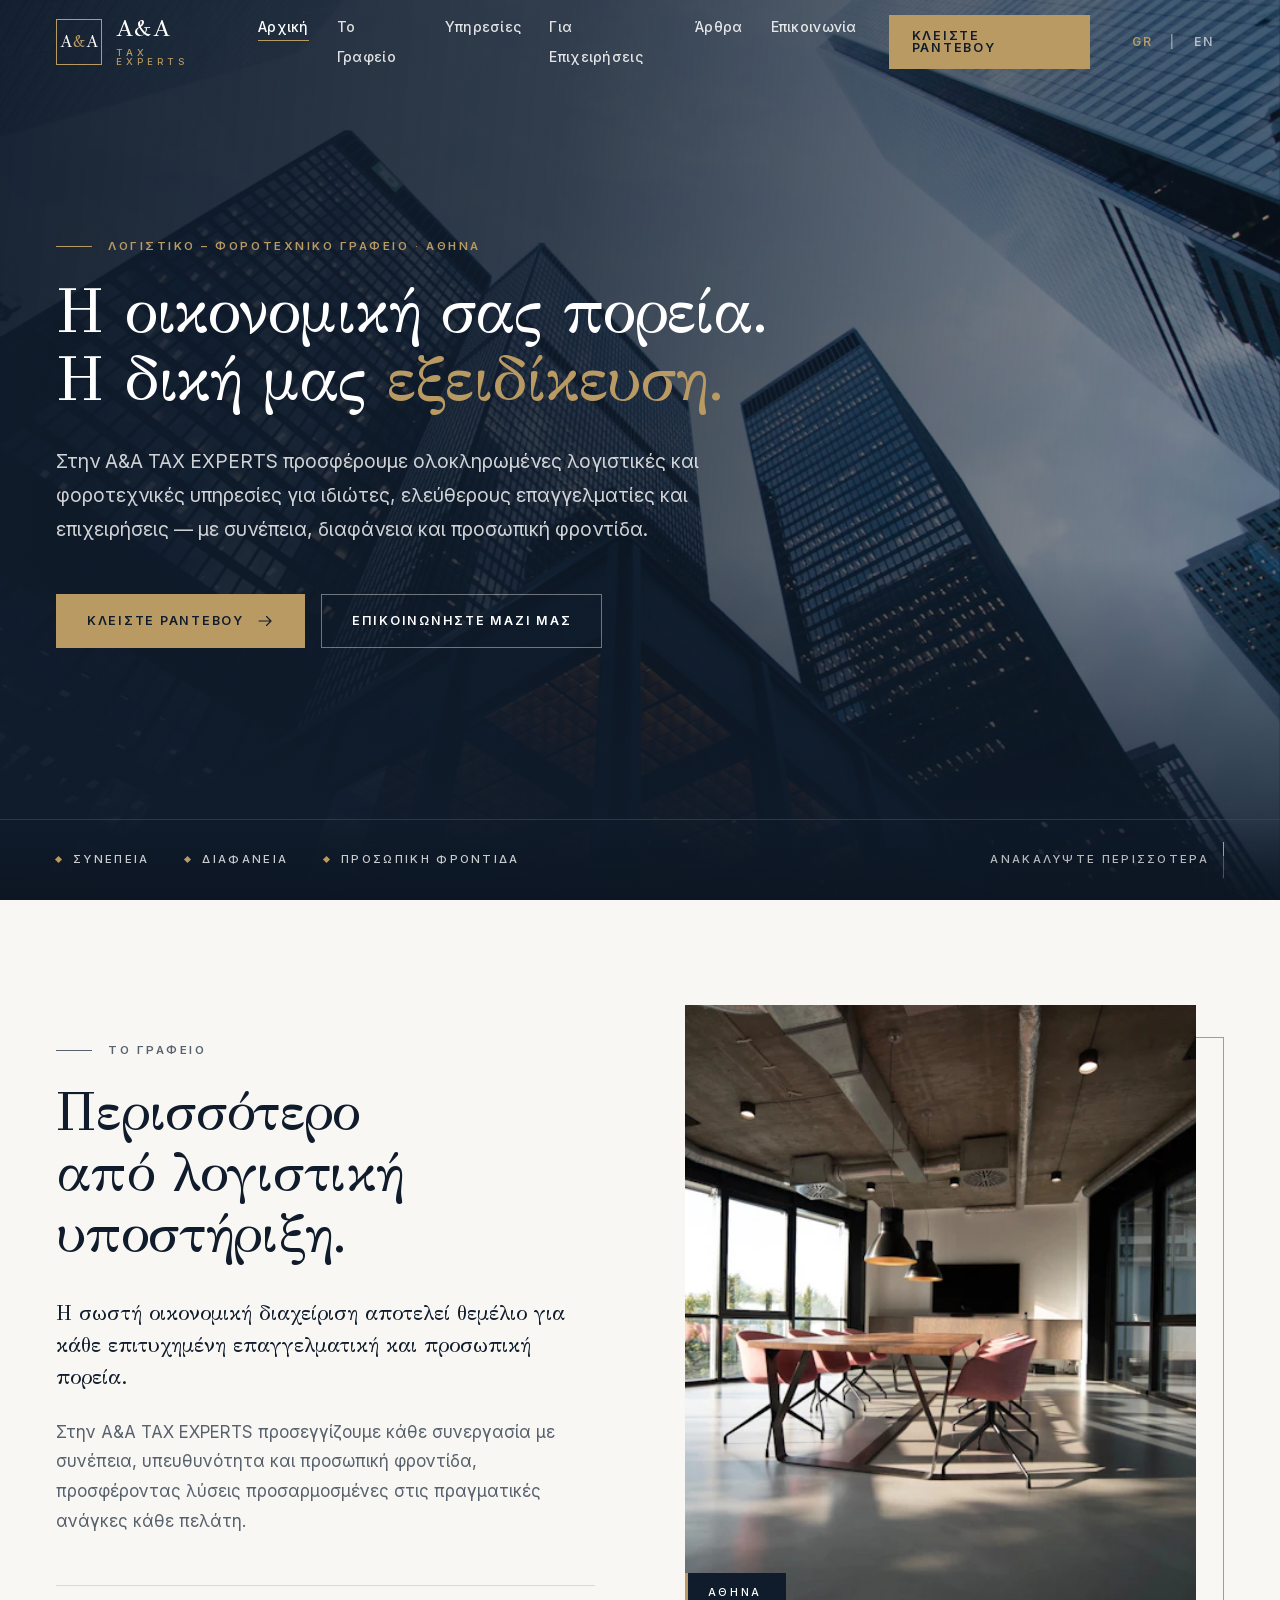
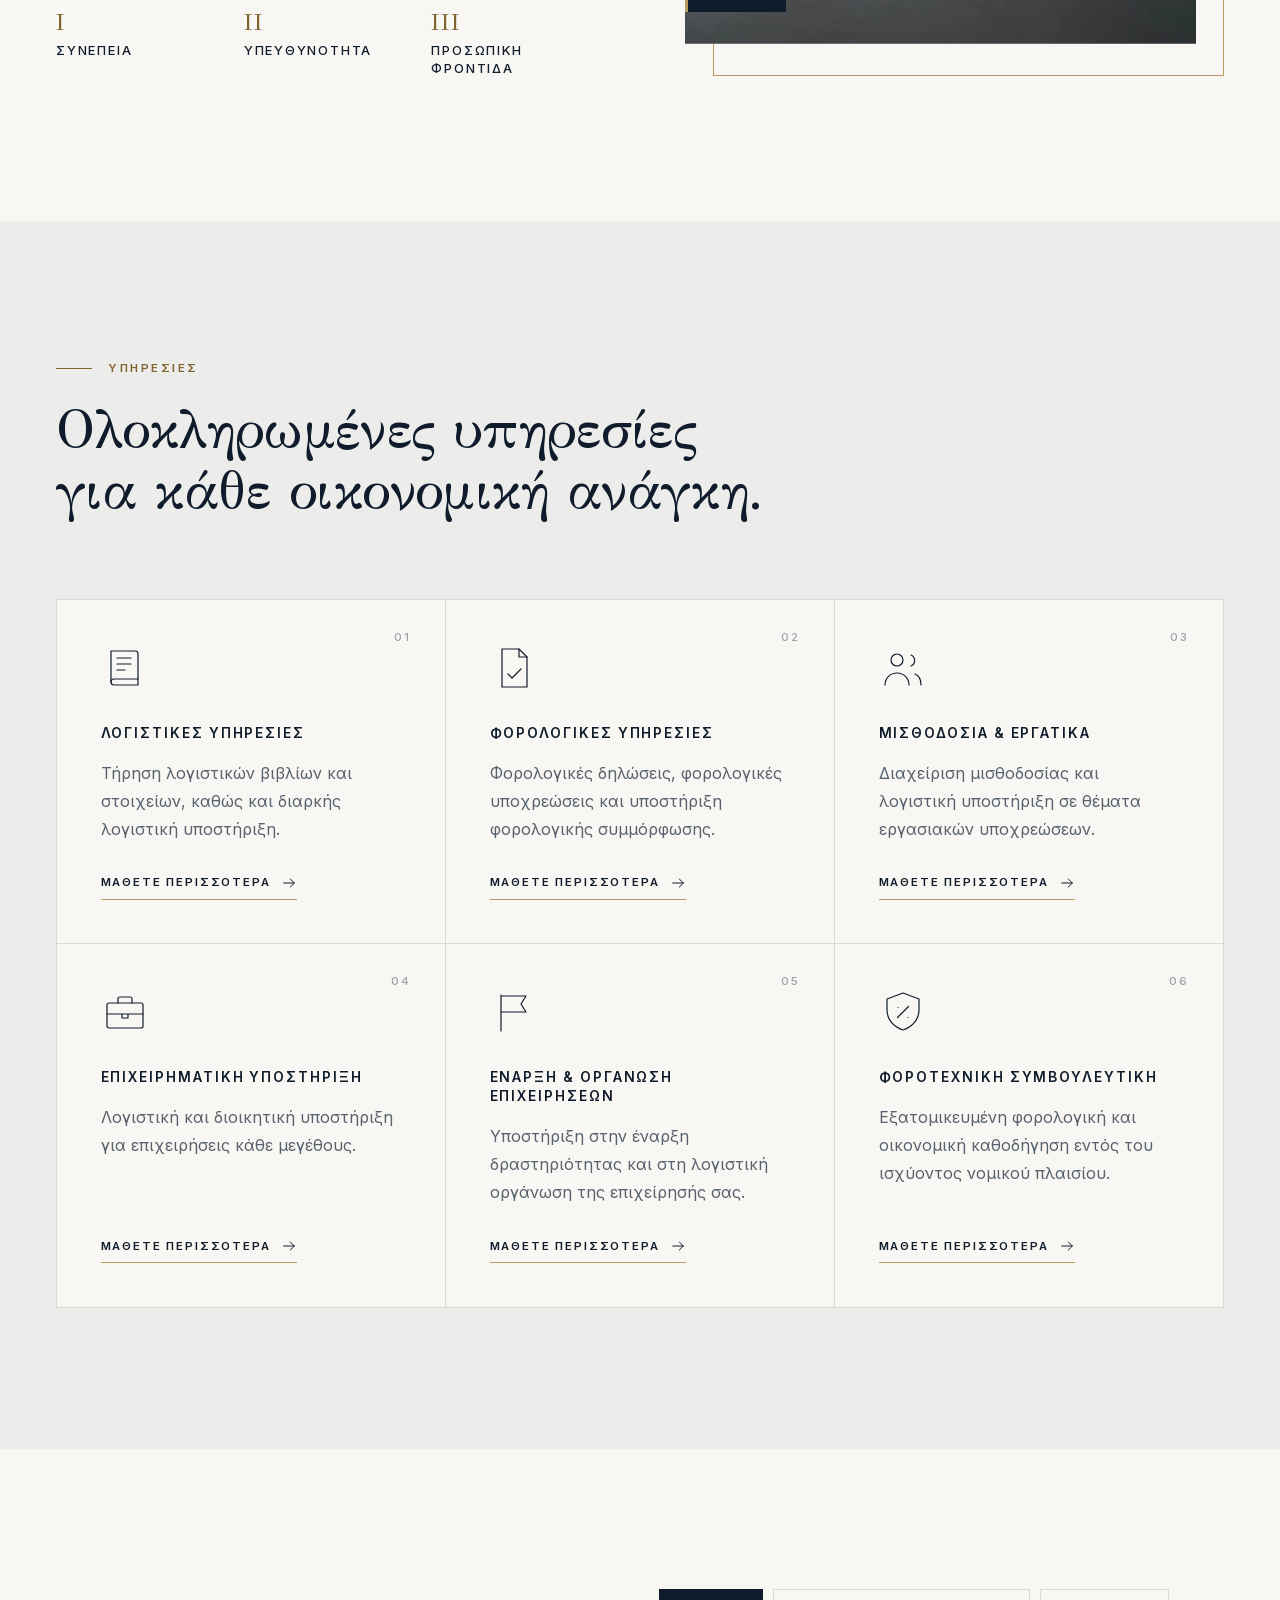
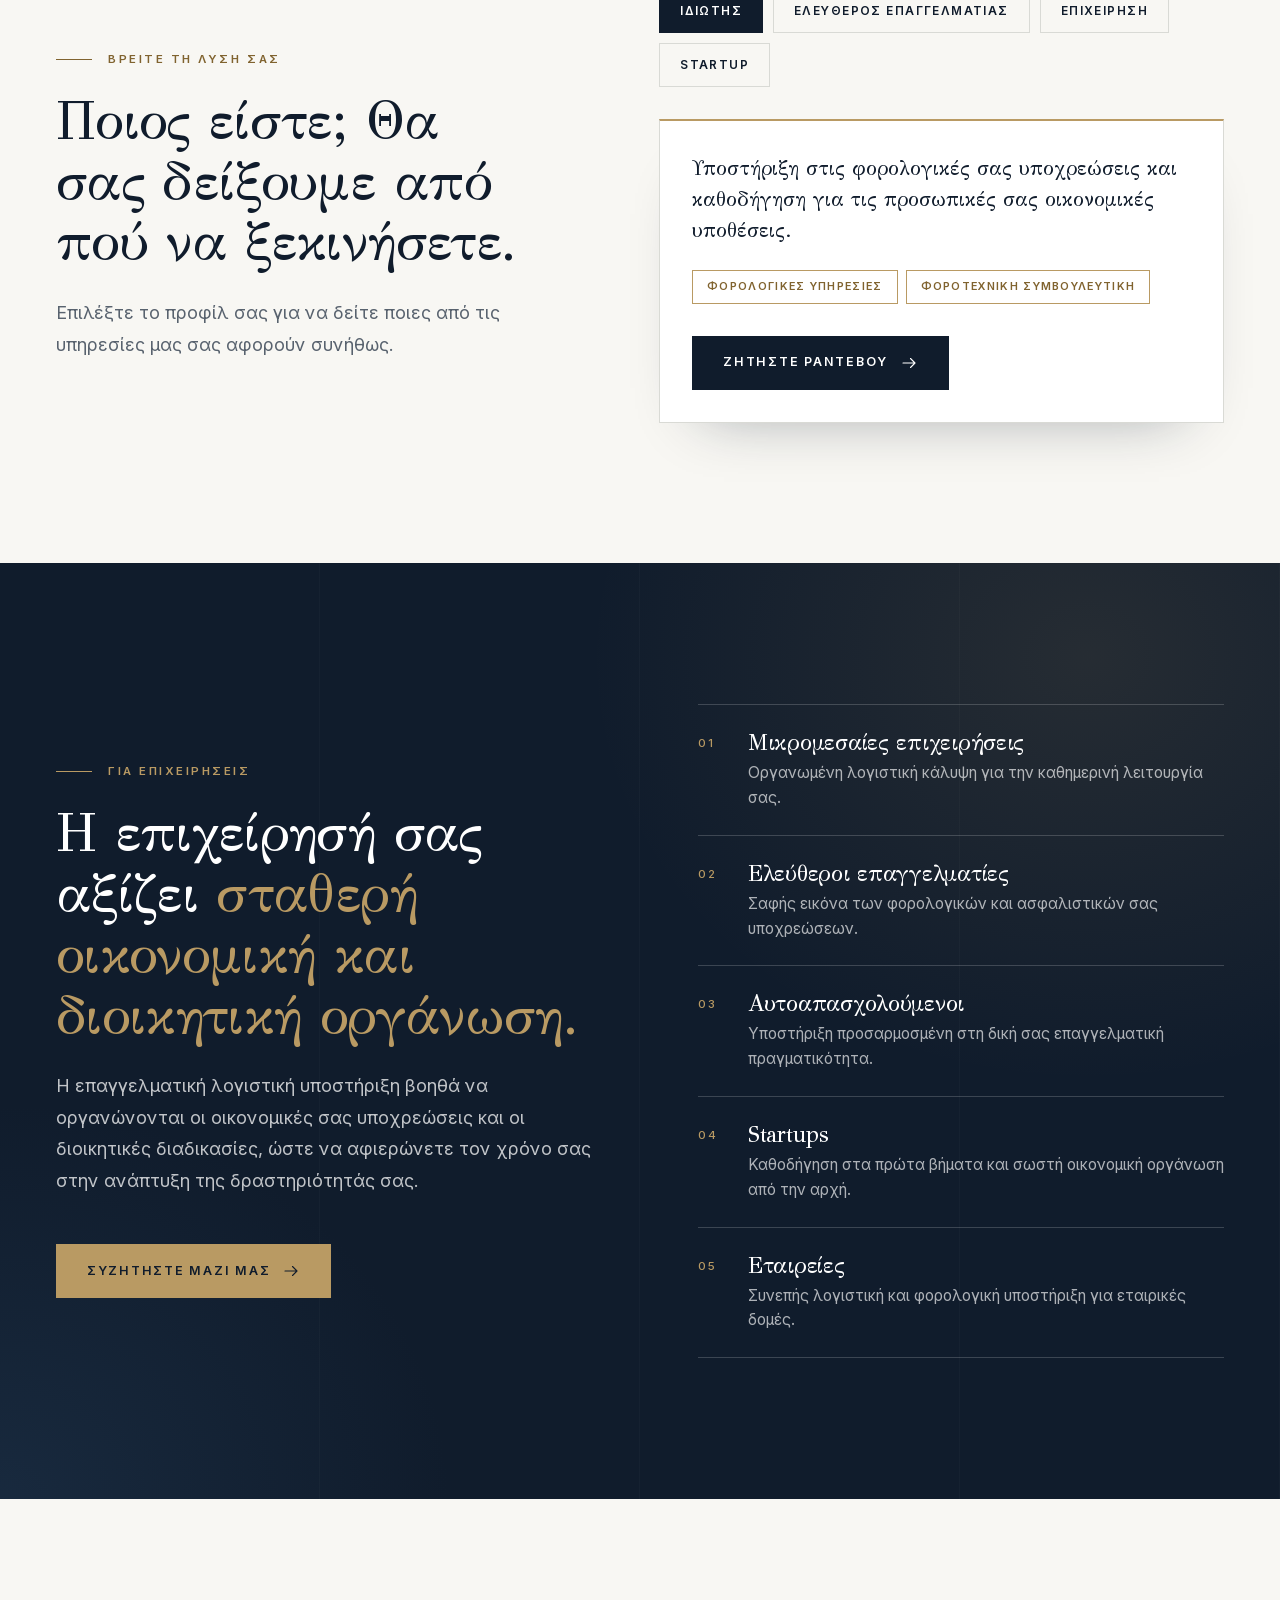
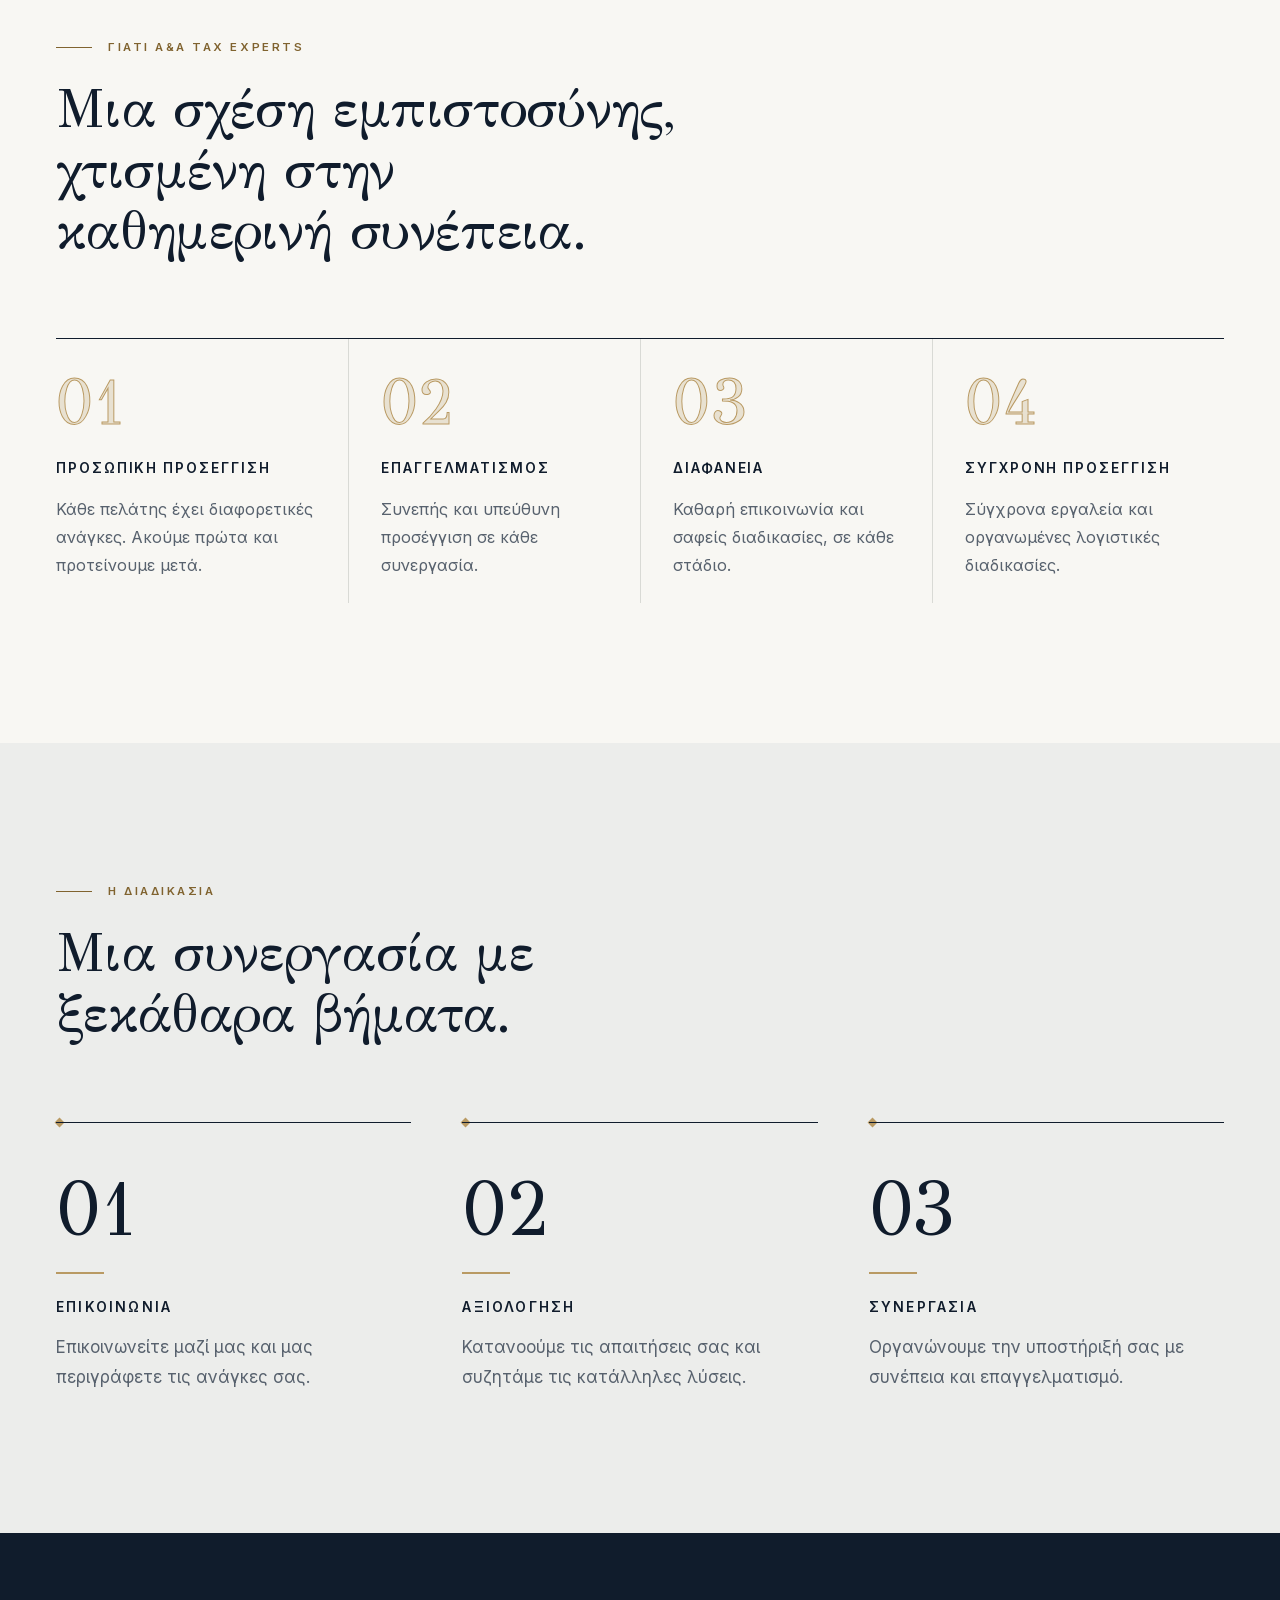
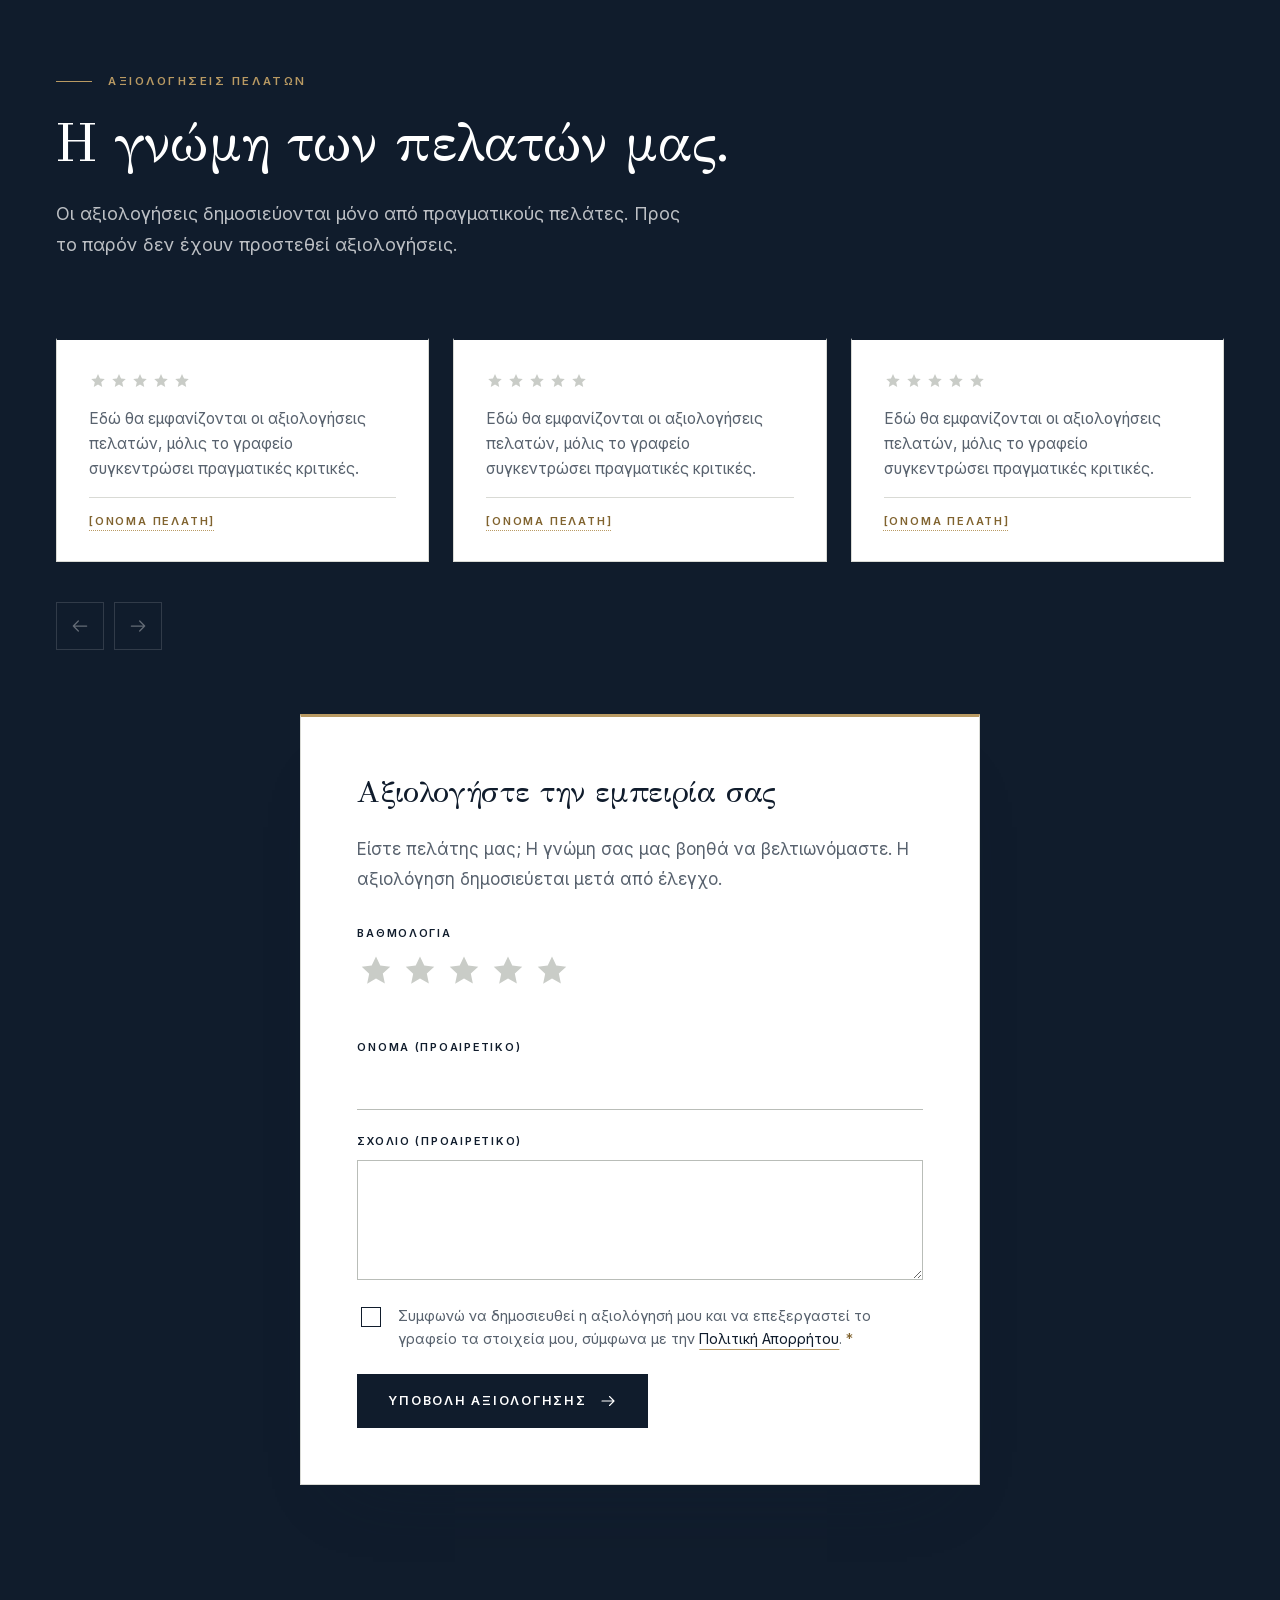
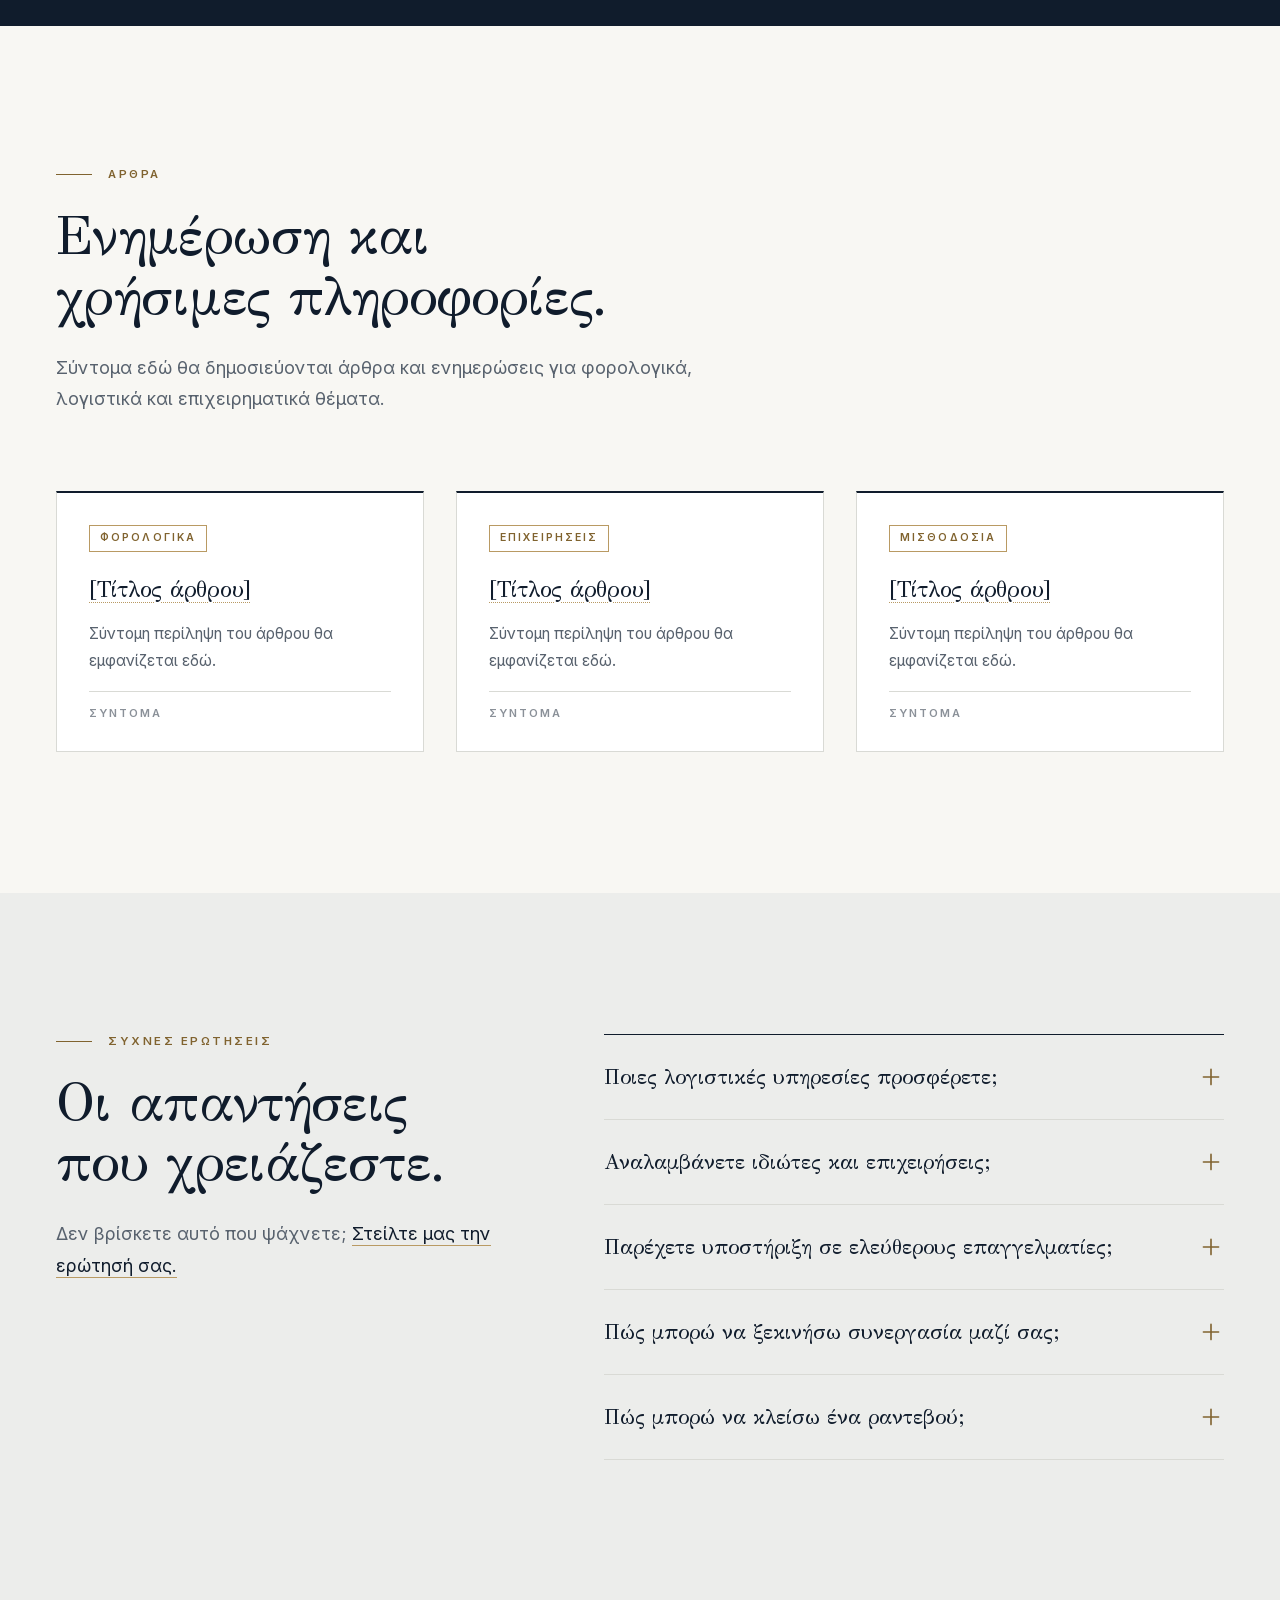
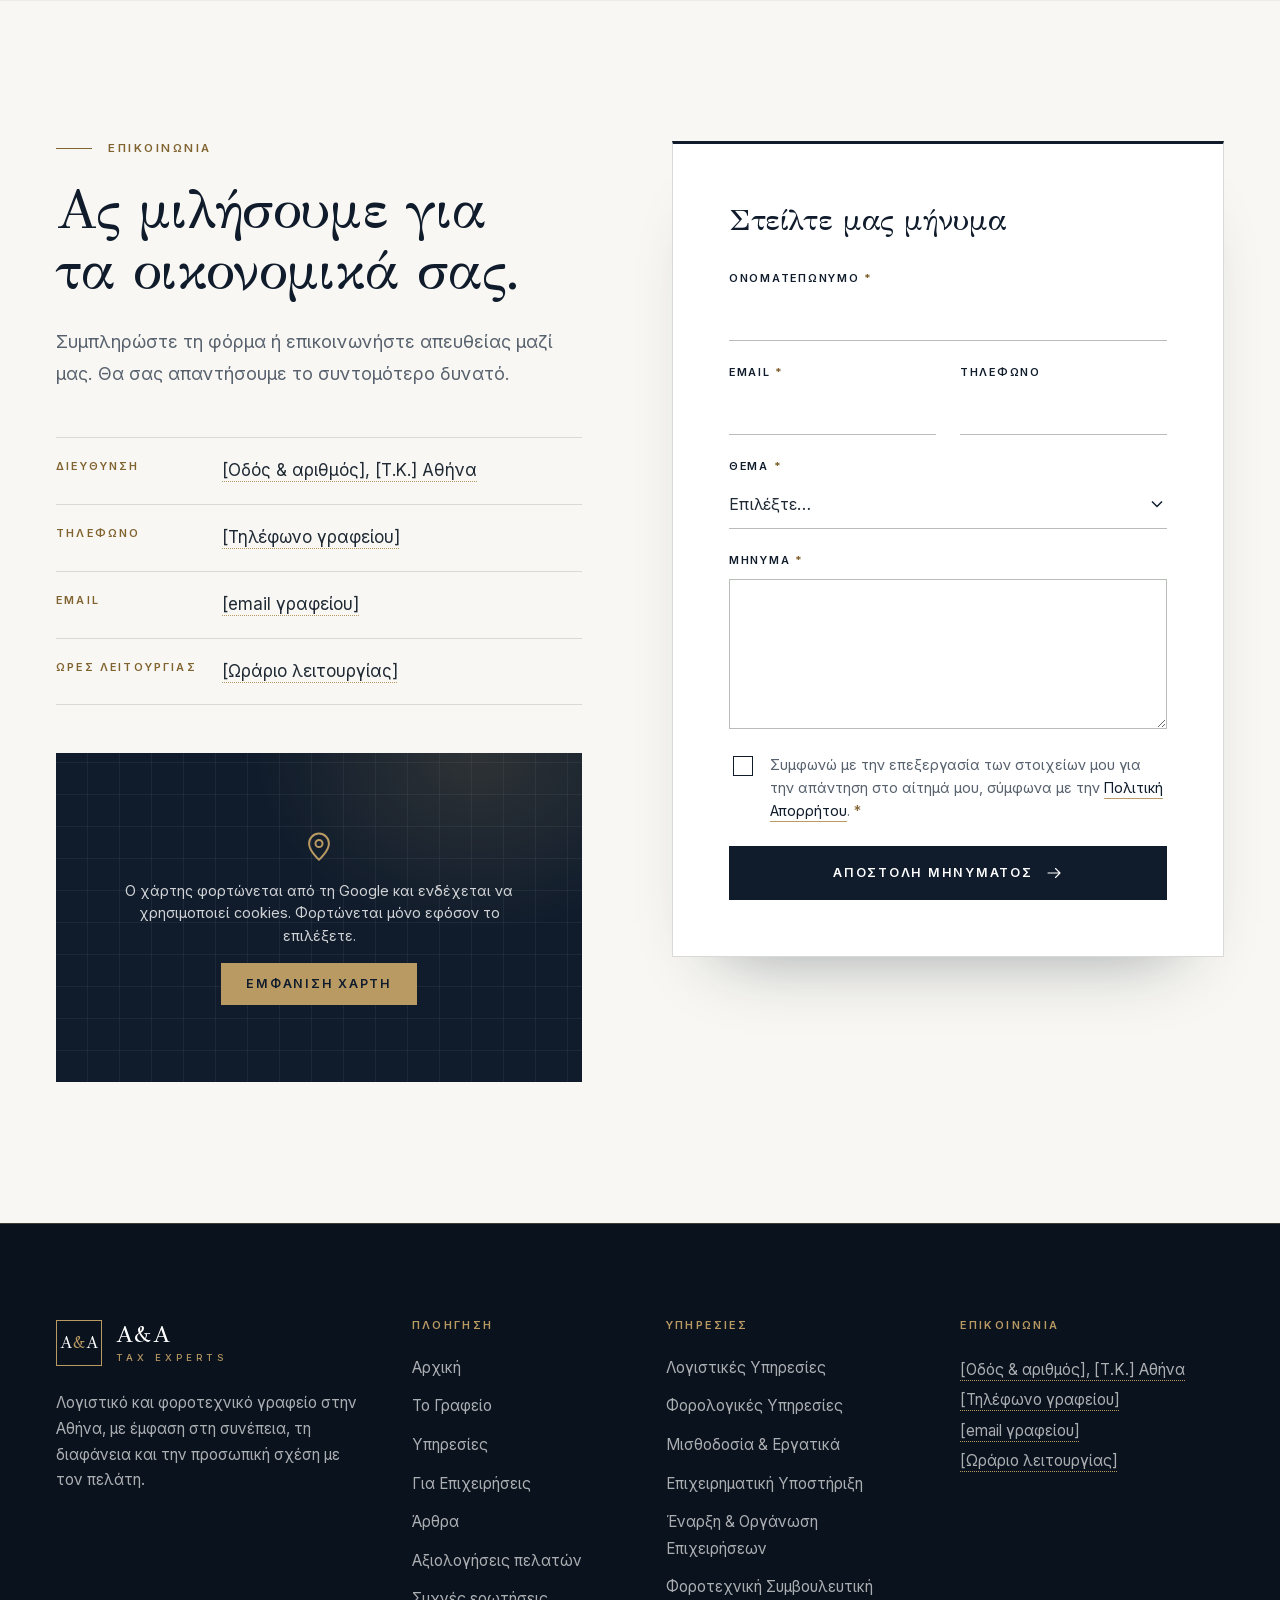
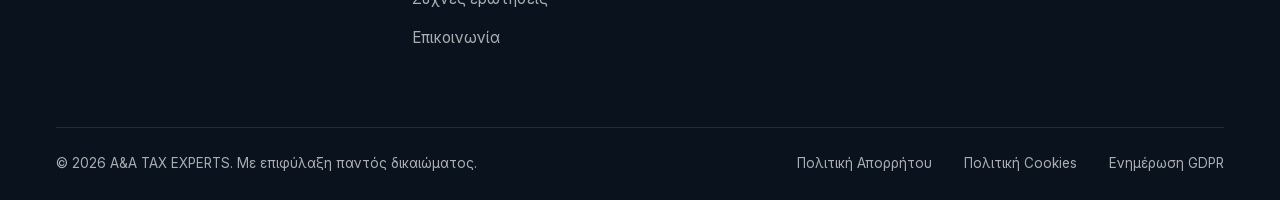
<file: index.html>
<!DOCTYPE html>
<html lang="el">
<head>
<meta charset="UTF-8">
<meta name="viewport" content="width=device-width, initial-scale=1">
<title>A&amp;A TAX EXPERTS — Λογιστικό & Φοροτεχνικό Γραφείο στην Αθήνα</title>
<meta name="description" content="Ολοκληρωμένες λογιστικές και φοροτεχνικές υπηρεσίες στην Αθήνα για ιδιώτες, ελεύθερους επαγγελματίες και επιχειρήσεις. Συνέπεια, διαφάνεια και προσωπική φροντίδα.">
<meta name="theme-color" content="#101C2C">
<!-- ΑΛΛΑΞΤΕ το example.gr με το πραγματικό domain (canonical, og:url, og:image, JSON-LD) -->
<link rel="canonical" href="https://www.example.gr/">
<meta property="og:type" content="website">
<meta property="og:locale" content="el_GR">
<meta property="og:locale:alternate" content="en_GB">
<meta property="og:site_name" content="A&amp;A TAX EXPERTS">
<meta property="og:title" content="A&amp;A TAX EXPERTS — Λογιστικό & Φοροτεχνικό Γραφείο">
<meta property="og:description" content="Η οικονομική σας πορεία. Η δική μας εξειδίκευση.">
<meta property="og:image" content="https://www.example.gr/img/hero.webp">
<meta property="og:url" content="https://www.example.gr/">
<meta name="twitter:card" content="summary_large_image">
<link rel="icon" href="img/favicon.svg" type="image/svg+xml">

<link rel="preload" href="fonts/didot-greek.woff2" as="font" type="font/woff2" crossorigin>
<link rel="preload" href="fonts/inter-greek.woff2" as="font" type="font/woff2" crossorigin>
<link rel="preload" as="image" href="img/hero.webp" fetchpriority="high">
<link rel="stylesheet" href="css/style.css">
<script>document.documentElement.classList.add('js')</script>

<script type="application/ld+json">
{
  "@context": "https://schema.org",
  "@type": "AccountingService",
  "name": "A&A TAX EXPERTS",
  "description": "Λογιστικό και φοροτεχνικό γραφείο στην Αθήνα.",
  "url": "https://www.example.gr/",
  "address": { "@type": "PostalAddress", "addressLocality": "Αθήνα", "addressCountry": "GR" },
  "areaServed": "Αθήνα",
  "knowsLanguage": ["el", "en"]
}
</script>
</head>
<body>

<svg width="0" height="0" style="position:absolute" aria-hidden="true" focusable="false">
  <symbol id="i-arrow" viewBox="0 0 24 24"><path d="M4 12h16M14 6l6 6-6 6" fill="none" stroke="currentColor" stroke-width="1.5" stroke-linecap="round" stroke-linejoin="round"/></symbol>
  <symbol id="i-check" viewBox="0 0 24 24"><path d="M5 12.5l4.5 4.5L19 7.5" fill="none" stroke="currentColor" stroke-width="1.7" stroke-linecap="round" stroke-linejoin="round"/></symbol>
  <symbol id="i-star" viewBox="0 0 24 24"><path d="M12 2.8l2.7 5.8 6.3.7-4.7 4.3 1.3 6.3L12 16.7 6.4 20l1.3-6.3L3 9.3l6.3-.7L12 2.8Z" fill="currentColor"/></symbol>
  <symbol id="i-plus" viewBox="0 0 24 24"><path d="M12 5v14M5 12h14" fill="none" stroke="currentColor" stroke-width="1.5" stroke-linecap="round"/></symbol>
</svg>

<a class="skip" href="#main" data-i18n="skip">Μετάβαση στο περιεχόμενο</a>

<header class="site-header" id="top">
  <div class="progress" aria-hidden="true"><span></span></div>
  <div class="wrap bar">
    <a href="#top" class="logo" aria-label="A&amp;A TAX EXPERTS" data-i18n-attr="aria-label:logo.label">
      <span class="mark" aria-hidden="true">A<i>&amp;</i>A</span>
      <span class="logo-text"><strong>A&amp;A</strong><small>TAX EXPERTS</small></span>
    </a>

    <nav id="menu" class="nav" aria-label="Κύρια πλοήγηση" data-i18n-attr="aria-label:nav.label">
      <ul>
        <li><a href="#top" data-spy="top" data-i18n="nav.home">Αρχική</a></li>
        <li><a href="#about" data-spy="about" data-i18n="nav.office">Το Γραφείο</a></li>
        <li><a href="#services" data-spy="services" data-i18n="nav.services">Υπηρεσίες</a></li>
        <li><a href="#business" data-spy="business" data-i18n="nav.business">Για Επιχειρήσεις</a></li>
        <li><a href="#articles" data-spy="articles" data-i18n="nav.articles">Άρθρα</a></li>
        <li><a href="#contact" data-spy="contact" data-i18n="nav.contact">Επικοινωνία</a></li>
      </ul>
      <a class="btn btn-gold nav-cta" href="#contact" data-subject="appointment" data-i18n="cta.book">Κλείστε Ραντεβού</a>
    </nav>

    <div class="lang" role="group" aria-label="Γλώσσα / Language">
      <button type="button" data-lang="el" aria-pressed="true" lang="el">GR</button>
      <span aria-hidden="true">|</span>
      <button type="button" data-lang="en" aria-pressed="false" lang="en">EN</button>
    </div>

    <button class="burger" type="button" aria-label="Άνοιγμα μενού" aria-expanded="false" aria-controls="menu" data-i18n-attr="aria-label:menu.open"><span></span><span></span></button>
  </div>
</header>

<main id="main">

<!-- ============ HERO ============ -->
<section class="hero" aria-labelledby="hero-title">
  <div class="hero-bg" aria-hidden="true"><img src="img/hero.webp" width="1400" height="933" alt="" fetchpriority="high"></div>
  <div class="wrap hero-inner">
    <div class="hero-copy">
      <p class="eyebrow load" style="--i:0"><span data-i18n="hero.eyebrow">Λογιστικό – Φοροτεχνικό Γραφείο · Αθήνα</span></p>
      <h1 id="hero-title" class="load" style="--i:1"><span data-i18n="hero.h1a">Η οικονομική σας πορεία.</span> <span class="line2"><span data-i18n-html="hero.h1b">Η δική μας <em>εξειδίκευση.</em></span></span></h1>
      <p class="lede load" style="--i:2" data-i18n="hero.lede">Στην A&amp;A TAX EXPERTS προσφέρουμε ολοκληρωμένες λογιστικές και φοροτεχνικές υπηρεσίες για ιδιώτες, ελεύθερους επαγγελματίες και επιχειρήσεις — με συνέπεια, διαφάνεια και προσωπική φροντίδα.</p>
      <div class="actions load" style="--i:3">
        <a class="btn btn-gold" href="#contact" data-subject="appointment"><span data-i18n="cta.book">Κλείστε Ραντεβού</span> <svg aria-hidden="true"><use href="#i-arrow"/></svg></a>
        <a class="btn btn-ghost" href="#contact"><span data-i18n="cta.contact">Επικοινωνήστε μαζί μας</span></a>
      </div>
    </div>
  </div>
  <div class="hero-foot load" style="--i:4">
    <div class="wrap hero-foot-in">
      <ul class="principles" aria-label="Βασικές αρχές" data-i18n-attr="aria-label:hero.principles">
        <li data-i18n="hero.p1">Συνέπεια</li>
        <li data-i18n="hero.p2">Διαφάνεια</li>
        <li data-i18n="hero.p3">Προσωπική φροντίδα</li>
      </ul>
      <a class="scroll-cue" href="#about"><span data-i18n="hero.scroll">Ανακαλύψτε περισσότερα</span> <span class="cue-line" aria-hidden="true"></span></a>
    </div>
  </div>
</section>

<!-- ============ ABOUT / ΤΟ ΓΡΑΦΕΙΟ ============ -->
<section class="section" id="about" aria-labelledby="about-title">
  <div class="wrap about-grid">
    <div class="about-copy reveal">
      <p class="eyebrow" data-i18n="about.eyebrow">Το Γραφείο</p>
      <h2 id="about-title" data-i18n="about.h2">Περισσότερο από λογιστική υποστήριξη.</h2>
      <p class="lead-p" data-i18n="about.p1">Η σωστή οικονομική διαχείριση αποτελεί θεμέλιο για κάθε επιτυχημένη επαγγελματική και προσωπική πορεία.</p>
      <p data-i18n="about.p2">Στην A&amp;A TAX EXPERTS προσεγγίζουμε κάθε συνεργασία με συνέπεια, υπευθυνότητα και προσωπική φροντίδα, προσφέροντας λύσεις προσαρμοσμένες στις πραγματικές ανάγκες κάθε πελάτη.</p>
      <ul class="pillars">
        <li><span class="pillar-n">I</span><span data-i18n="about.k1">Συνέπεια</span></li>
        <li><span class="pillar-n">II</span><span data-i18n="about.k2">Υπευθυνότητα</span></li>
        <li><span class="pillar-n">III</span><span data-i18n="about.k3">Προσωπική φροντίδα</span></li>
      </ul>
    </div>
    <figure class="about-media reveal" data-parallax="0.06">
      <img src="img/office.webp" srcset="img/office-sm.webp 800w, img/office.webp 1600w" sizes="(min-width: 960px) 46vw, 100vw" width="1600" height="1067" loading="lazy" decoding="async" alt="Σύγχρονος χώρος συσκέψεων με μεγάλα παράθυρα και φυσικό φως" data-i18n-attr="alt:about.alt">
      <figcaption class="media-tag"><span data-i18n="about.tag">Αθήνα</span></figcaption>
    </figure>
  </div>
</section>

<!-- ============ SERVICES ============ -->
<section class="section grey" id="services" aria-labelledby="services-title">
  <div class="wrap">
    <header class="section-head reveal">
      <p class="eyebrow" data-i18n="services.eyebrow">Υπηρεσίες</p>
      <h2 id="services-title" data-i18n="services.h2">Ολοκληρωμένες υπηρεσίες για κάθε οικονομική ανάγκη.</h2>
    </header>

    <ul class="services">
      <li class="service reveal">
        <span class="num">01</span>
        <svg class="ico" viewBox="0 0 48 48" aria-hidden="true"><path d="M10 7h24a3 3 0 0 1 3 3v31H13a3 3 0 0 1-3-3V7Z"/><path d="M10 38a3 3 0 0 1 3-3h24M16 14h14M16 20h14M16 26h8"/></svg>
        <h3 data-i18n="s1.t">Λογιστικές Υπηρεσίες</h3>
        <p data-i18n="s1.d">Τήρηση λογιστικών βιβλίων και στοιχείων, καθώς και διαρκής λογιστική υποστήριξη.</p>
        <a class="more" href="#contact" data-subject="s1"><span data-i18n="more">Μάθετε περισσότερα</span> <svg aria-hidden="true"><use href="#i-arrow"/></svg></a>
      </li>
      <li class="service reveal">
        <span class="num">02</span>
        <svg class="ico" viewBox="0 0 48 48" aria-hidden="true"><path d="M12 5h17l8 8v30H12V5Z"/><path d="M29 5v8h8M18 30l4 4 9-9"/></svg>
        <h3 data-i18n="s2.t">Φορολογικές Υπηρεσίες</h3>
        <p data-i18n="s2.d">Φορολογικές δηλώσεις, φορολογικές υποχρεώσεις και υποστήριξη φορολογικής συμμόρφωσης.</p>
        <a class="more" href="#contact" data-subject="s2"><span data-i18n="more">Μάθετε περισσότερα</span> <svg aria-hidden="true"><use href="#i-arrow"/></svg></a>
      </li>
      <li class="service reveal">
        <span class="num">03</span>
        <svg class="ico" viewBox="0 0 48 48" aria-hidden="true"><circle cx="18" cy="16" r="6"/><path d="M6 41c0-7 5.4-12 12-12s12 5 12 12M32 11a6 6 0 0 1 0 11M36 30c4 1.6 6 5.4 6 11"/></svg>
        <h3 data-i18n="s3.t">Μισθοδοσία &amp; Εργατικά</h3>
        <p data-i18n="s3.d">Διαχείριση μισθοδοσίας και λογιστική υποστήριξη σε θέματα εργασιακών υποχρεώσεων.</p>
        <a class="more" href="#contact" data-subject="s3"><span data-i18n="more">Μάθετε περισσότερα</span> <svg aria-hidden="true"><use href="#i-arrow"/></svg></a>
      </li>
      <li class="service reveal">
        <span class="num">04</span>
        <svg class="ico" viewBox="0 0 48 48" aria-hidden="true"><rect x="6" y="15" width="36" height="25" rx="2"/><path d="M17 15v-4a2 2 0 0 1 2-2h10a2 2 0 0 1 2 2v4M6 26h36M21 26v4h6v-4"/></svg>
        <h3 data-i18n="s4.t">Επιχειρηματική Υποστήριξη</h3>
        <p data-i18n="s4.d">Λογιστική και διοικητική υποστήριξη για επιχειρήσεις κάθε μεγέθους.</p>
        <a class="more" href="#contact" data-subject="s4"><span data-i18n="more">Μάθετε περισσότερα</span> <svg aria-hidden="true"><use href="#i-arrow"/></svg></a>
      </li>
      <li class="service reveal">
        <span class="num">05</span>
        <svg class="ico" viewBox="0 0 48 48" aria-hidden="true"><path d="M11 43V7M11 8h25l-5 8 5 8H11"/></svg>
        <h3 data-i18n="s5.t">Έναρξη &amp; Οργάνωση Επιχειρήσεων</h3>
        <p data-i18n="s5.d">Υποστήριξη στην έναρξη δραστηριότητας και στη λογιστική οργάνωση της επιχείρησής σας.</p>
        <a class="more" href="#contact" data-subject="s5"><span data-i18n="more">Μάθετε περισσότερα</span> <svg aria-hidden="true"><use href="#i-arrow"/></svg></a>
      </li>
      <li class="service reveal">
        <span class="num">06</span>
        <svg class="ico" viewBox="0 0 48 48" aria-hidden="true"><path d="M24 5 8 11v11c0 9.4 6.6 17 16 20 9.4-3 16-10.600 16-20V11L24 5Z"/><path d="M18.500 29.500l11-11M19 19.500h.01M29 29.500h.01"/></svg>
        <h3 data-i18n="s6.t">Φοροτεχνική Συμβουλευτική</h3>
        <p data-i18n="s6.d">Εξατομικευμένη φορολογική και οικονομική καθοδήγηση εντός του ισχύοντος νομικού πλαισίου.</p>
        <a class="more" href="#contact" data-subject="s6"><span data-i18n="more">Μάθετε περισσότερα</span> <svg aria-hidden="true"><use href="#i-arrow"/></svg></a>
      </li>
    </ul>
  </div>
</section>

<!-- ============ MATCH (interactive) ============ -->
<section class="section" id="match" aria-labelledby="match-title">
  <div class="wrap match-grid">
    <header class="section-head reveal">
      <p class="eyebrow" data-i18n="match.eyebrow">Βρείτε τη λύση σας</p>
      <h2 id="match-title" data-i18n="match.h2">Ποιος είστε; Θα σας δείξουμε από πού να ξεκινήσετε.</h2>
      <p class="sub" data-i18n="match.sub">Επιλέξτε το προφίλ σας για να δείτε ποιες από τις υπηρεσίες μας σας αφορούν συνήθως.</p>
    </header>
    <div class="match reveal">
      <div class="match-tabs" role="group" aria-label="Προφίλ" data-i18n-attr="aria-label:match.group">
        <button type="button" class="chip-btn" data-profile="ind" aria-pressed="true" data-i18n="match.ind">Ιδιώτης</button>
        <button type="button" class="chip-btn" data-profile="free" aria-pressed="false" data-i18n="match.free">Ελεύθερος επαγγελματίας</button>
        <button type="button" class="chip-btn" data-profile="biz" aria-pressed="false" data-i18n="match.biz">Επιχείρηση</button>
        <button type="button" class="chip-btn" data-profile="start" aria-pressed="false" data-i18n="match.start">Startup</button>
      </div>
      <div class="match-panel" aria-live="polite">
        <p class="match-text" id="match-text" data-i18n="match.ind.d">Υποστήριξη στις φορολογικές σας υποχρεώσεις και καθοδήγηση για τις προσωπικές σας οικονομικές υποθέσεις.</p>
        <ul class="match-chips" id="match-chips">
          <li data-p="free biz start" data-i18n="s1.t">Λογιστικές Υπηρεσίες</li>
          <li data-p="ind free biz start" data-i18n="s2.t">Φορολογικές Υπηρεσίες</li>
          <li data-p="biz" data-i18n="s3.t">Μισθοδοσία &amp; Εργατικά</li>
          <li data-p="biz start" data-i18n="s4.t">Επιχειρηματική Υποστήριξη</li>
          <li data-p="start" data-i18n="s5.t">Έναρξη &amp; Οργάνωση Επιχειρήσεων</li>
          <li data-p="ind free biz" data-i18n="s6.t">Φοροτεχνική Συμβουλευτική</li>
        </ul>
        <a class="btn btn-navy" href="#contact" data-subject="appointment"><span data-i18n="match.cta">Ζητήστε ραντεβού</span> <svg aria-hidden="true"><use href="#i-arrow"/></svg></a>
      </div>
    </div>
  </div>
</section>

<!-- ============ BUSINESS ============ -->
<section class="business" id="business" aria-labelledby="business-title">
  <div class="wrap business-inner">
    <div class="business-copy reveal">
      <p class="eyebrow" data-i18n="biz.eyebrow">Για Επιχειρήσεις</p>
      <h2 id="business-title" data-i18n-html="biz.h2">Η επιχείρησή σας αξίζει <em>σταθερή οικονομική και διοικητική οργάνωση.</em></h2>
      <p class="sub" data-i18n="biz.sub">Η επαγγελματική λογιστική υποστήριξη βοηθά να οργανώνονται οι οικονομικές σας υποχρεώσεις και οι διοικητικές διαδικασίες, ώστε να αφιερώνετε τον χρόνο σας στην ανάπτυξη της δραστηριότητάς σας.</p>
      <a class="btn btn-gold" href="#contact" data-subject="s4"><span data-i18n="biz.cta">Συζητήστε μαζί μας</span> <svg aria-hidden="true"><use href="#i-arrow"/></svg></a>
    </div>

    <ul class="audience reveal">
      <li><span class="a-n">01</span><div><h3 data-i18n="biz.a1t">Μικρομεσαίες επιχειρήσεις</h3><p data-i18n="biz.a1d">Οργανωμένη λογιστική κάλυψη για την καθημερινή λειτουργία σας.</p></div></li>
      <li><span class="a-n">02</span><div><h3 data-i18n="biz.a2t">Ελεύθεροι επαγγελματίες</h3><p data-i18n="biz.a2d">Σαφής εικόνα των φορολογικών και ασφαλιστικών σας υποχρεώσεων.</p></div></li>
      <li><span class="a-n">03</span><div><h3 data-i18n="biz.a3t">Αυτοαπασχολούμενοι</h3><p data-i18n="biz.a3d">Υποστήριξη προσαρμοσμένη στη δική σας επαγγελματική πραγματικότητα.</p></div></li>
      <li><span class="a-n">04</span><div><h3 data-i18n="biz.a4t">Startups</h3><p data-i18n="biz.a4d">Καθοδήγηση στα πρώτα βήματα και σωστή οικονομική οργάνωση από την αρχή.</p></div></li>
      <li><span class="a-n">05</span><div><h3 data-i18n="biz.a5t">Εταιρείες</h3><p data-i18n="biz.a5d">Συνεπής λογιστική και φορολογική υποστήριξη για εταιρικές δομές.</p></div></li>
    </ul>
  </div>
</section>

<!-- ============ WHY ============ -->
<section class="section" id="why" aria-labelledby="why-title">
  <div class="wrap">
    <header class="section-head reveal">
      <p class="eyebrow" data-i18n="why.eyebrow">Γιατί A&amp;A TAX EXPERTS</p>
      <h2 id="why-title" data-i18n="why.h2">Μια σχέση εμπιστοσύνης, χτισμένη στην καθημερινή συνέπεια.</h2>
    </header>
    <ul class="why">
      <li class="reveal"><span class="why-n">01</span><h3 data-i18n="why.1t">Προσωπική Προσέγγιση</h3><p data-i18n="why.1d">Κάθε πελάτης έχει διαφορετικές ανάγκες. Ακούμε πρώτα και προτείνουμε μετά.</p></li>
      <li class="reveal"><span class="why-n">02</span><h3 data-i18n="why.2t">Επαγγελματισμός</h3><p data-i18n="why.2d">Συνεπής και υπεύθυνη προσέγγιση σε κάθε συνεργασία.</p></li>
      <li class="reveal"><span class="why-n">03</span><h3 data-i18n="why.3t">Διαφάνεια</h3><p data-i18n="why.3d">Καθαρή επικοινωνία και σαφείς διαδικασίες, σε κάθε στάδιο.</p></li>
      <li class="reveal"><span class="why-n">04</span><h3 data-i18n="why.4t">Σύγχρονη Προσέγγιση</h3><p data-i18n="why.4d">Σύγχρονα εργαλεία και οργανωμένες λογιστικές διαδικασίες.</p></li>
    </ul>
  </div>
</section>

<!-- ============ PROCESS ============ -->
<section class="section grey" id="process" aria-labelledby="process-title">
  <div class="wrap">
    <header class="section-head reveal">
      <p class="eyebrow" data-i18n="proc.eyebrow">Η διαδικασία</p>
      <h2 id="process-title" data-i18n="proc.h2">Μια συνεργασία με ξεκάθαρα βήματα.</h2>
    </header>
    <ol class="steps">
      <li class="reveal"><span class="step-n">01</span><h3 data-i18n="proc.1t">Επικοινωνία</h3><p data-i18n="proc.1d">Επικοινωνείτε μαζί μας και μας περιγράφετε τις ανάγκες σας.</p></li>
      <li class="reveal"><span class="step-n">02</span><h3 data-i18n="proc.2t">Αξιολόγηση</h3><p data-i18n="proc.2d">Κατανοούμε τις απαιτήσεις σας και συζητάμε τις κατάλληλες λύσεις.</p></li>
      <li class="reveal"><span class="step-n">03</span><h3 data-i18n="proc.3t">Συνεργασία</h3><p data-i18n="proc.3d">Οργανώνουμε την υποστήριξή σας με συνέπεια και επαγγελματισμό.</p></li>
    </ol>
  </div>
</section>

<!-- ============ REVIEWS ============ -->
<section class="section dark" id="reviews" aria-labelledby="reviews-title">
  <div class="wrap">
    <header class="section-head reveal">
      <p class="eyebrow" data-i18n="rev.eyebrow">Αξιολογήσεις πελατών</p>
      <h2 id="reviews-title" data-i18n="rev.h2">Η γνώμη των πελατών μας.</h2>
      <p class="sub" id="rev-note" data-i18n="rev.note">Οι αξιολογήσεις δημοσιεύονται μόνο από πραγματικούς πελάτες. Προς το παρόν δεν έχουν προστεθεί αξιολογήσεις.</p>
    </header>

    <div class="rev-summary reveal" id="rev-summary" hidden>
      <span class="rev-score" id="rev-score"></span>
      <div><span class="stars" id="rev-avg-stars" aria-hidden="true"></span><p class="rev-count" id="rev-count"></p></div>
    </div>

    <div class="rev-wrap reveal">
      <ul class="rev-track" id="rev-track" tabindex="0" aria-label="Αξιολογήσεις πελατών" data-i18n-attr="aria-label:rev.eyebrow">
        <li class="review is-sample"><span class="stars" aria-hidden="true"><svg aria-hidden="true"><use href="#i-star"/></svg><svg aria-hidden="true"><use href="#i-star"/></svg><svg aria-hidden="true"><use href="#i-star"/></svg><svg aria-hidden="true"><use href="#i-star"/></svg><svg aria-hidden="true"><use href="#i-star"/></svg></span><p class="rev-text" data-i18n="rev.sample">Εδώ θα εμφανίζονται οι αξιολογήσεις πελατών, μόλις το γραφείο συγκεντρώσει πραγματικές κριτικές.</p><p class="rev-by"><span class="ph" data-i18n="rev.name">[Όνομα πελάτη]</span></p></li><li class="review is-sample"><span class="stars" aria-hidden="true"><svg aria-hidden="true"><use href="#i-star"/></svg><svg aria-hidden="true"><use href="#i-star"/></svg><svg aria-hidden="true"><use href="#i-star"/></svg><svg aria-hidden="true"><use href="#i-star"/></svg><svg aria-hidden="true"><use href="#i-star"/></svg></span><p class="rev-text" data-i18n="rev.sample">Εδώ θα εμφανίζονται οι αξιολογήσεις πελατών, μόλις το γραφείο συγκεντρώσει πραγματικές κριτικές.</p><p class="rev-by"><span class="ph" data-i18n="rev.name">[Όνομα πελάτη]</span></p></li><li class="review is-sample"><span class="stars" aria-hidden="true"><svg aria-hidden="true"><use href="#i-star"/></svg><svg aria-hidden="true"><use href="#i-star"/></svg><svg aria-hidden="true"><use href="#i-star"/></svg><svg aria-hidden="true"><use href="#i-star"/></svg><svg aria-hidden="true"><use href="#i-star"/></svg></span><p class="rev-text" data-i18n="rev.sample">Εδώ θα εμφανίζονται οι αξιολογήσεις πελατών, μόλις το γραφείο συγκεντρώσει πραγματικές κριτικές.</p><p class="rev-by"><span class="ph" data-i18n="rev.name">[Όνομα πελάτη]</span></p></li>
      </ul>
      <div class="rev-ctrl">
        <button type="button" class="round" id="rev-prev" aria-label="Προηγούμενη" data-i18n-attr="aria-label:rev.prev"><svg viewBox="0 0 24 24" aria-hidden="true"><path d="M20 12H4M10 6l-6 6 6 6" fill="none" stroke="currentColor" stroke-width="1.5" stroke-linecap="round" stroke-linejoin="round"/></svg></button>
        <button type="button" class="round" id="rev-next" aria-label="Επόμενη" data-i18n-attr="aria-label:rev.next"><svg aria-hidden="true"><use href="#i-arrow"/></svg></button>
      </div>
    </div>

    <form class="form rate reveal" id="rate-form" novalidate>
      <h3 class="form-title" data-i18n="rate.title">Αξιολογήστε την εμπειρία σας</h3>
      <p class="rate-lead" data-i18n="rate.lead">Είστε πελάτης μας; Η γνώμη σας μας βοηθά να βελτιωνόμαστε. Η αξιολόγηση δημοσιεύεται μετά από έλεγχο.</p>
      <fieldset class="field rating-field">
        <legend data-i18n="rate.label">Βαθμολογία</legend>
        <div class="rate-stars" id="rate-stars"><input type="radio" id="r5" name="rating" value="5"><label for="r5"><svg aria-hidden="true"><use href="#i-star"/></svg><span class="sr">5 <span data-i18n="rate.stars">αστέρια</span></span></label><input type="radio" id="r4" name="rating" value="4"><label for="r4"><svg aria-hidden="true"><use href="#i-star"/></svg><span class="sr">4 <span data-i18n="rate.stars">αστέρια</span></span></label><input type="radio" id="r3" name="rating" value="3"><label for="r3"><svg aria-hidden="true"><use href="#i-star"/></svg><span class="sr">3 <span data-i18n="rate.stars">αστέρια</span></span></label><input type="radio" id="r2" name="rating" value="2"><label for="r2"><svg aria-hidden="true"><use href="#i-star"/></svg><span class="sr">2 <span data-i18n="rate.stars">αστέρια</span></span></label><input type="radio" id="r1" name="rating" value="1"><label for="r1"><svg aria-hidden="true"><use href="#i-star"/></svg><span class="sr">1 <span data-i18n="rate.stars">αστέρια</span></span></label></div>
        <p class="rate-hint" id="rate-hint" aria-live="polite"></p>
        <p class="error" id="e-rating" role="alert"></p>
      </fieldset>
      <div class="field">
        <label for="r-name" data-i18n="rate.name">Όνομα (προαιρετικό)</label>
        <input id="r-name" name="rname" type="text" autocomplete="name" maxlength="80">
      </div>
      <div class="field">
        <label for="r-text" data-i18n="rate.text">Σχόλιο (προαιρετικό)</label>
        <textarea id="r-text" name="rtext" rows="3" maxlength="600"></textarea>
      </div>
      <div class="hp" aria-hidden="true"><label>Leave empty<input type="text" name="website" tabindex="-1" autocomplete="off"></label></div>
      <div class="field consent">
        <label class="check"><input id="r-consent" name="rconsent" type="checkbox"><span><span data-i18n-html="rate.consent">Συμφωνώ να δημοσιευθεί η αξιολόγησή μου και να επεξεργαστεί το γραφείο τα στοιχεία μου, σύμφωνα με την <a class="text-link" href="legal.html#privacy" target="_blank" rel="noopener">Πολιτική Απορρήτου</a>.</span> <span aria-hidden="true">*</span></span></label>
        <p class="error" id="e-rconsent" role="alert"></p>
      </div>
      <button class="btn btn-navy" type="submit"><span data-i18n="rate.send">Υποβολή αξιολόγησης</span> <svg aria-hidden="true"><use href="#i-arrow"/></svg></button>
      <div class="form-status" id="rate-status" role="status" aria-live="polite"></div>
    </form>
  </div>
</section>

<!-- ============ ARTICLES (placeholders — to be replaced by real articles) ============ -->
<section class="section" id="articles" aria-labelledby="articles-title">
  <div class="wrap">
    <header class="section-head reveal">
      <p class="eyebrow" data-i18n="art.eyebrow">Άρθρα</p>
      <h2 id="articles-title" data-i18n="art.h2">Ενημέρωση και χρήσιμες πληροφορίες.</h2>
      <p class="sub" data-i18n="art.sub">Σύντομα εδώ θα δημοσιεύονται άρθρα και ενημερώσεις για φορολογικά, λογιστικά και επιχειρηματικά θέματα.</p>
    </header>
    <ul class="articles">
      <li class="article reveal">
        <span class="tag" data-i18n="art.c1">Φορολογικά</span>
        <h3 class="ph" data-i18n="art.t">[Τίτλος άρθρου]</h3>
        <p data-i18n="art.d">Σύντομη περίληψη του άρθρου θα εμφανίζεται εδώ.</p>
        <span class="soon" data-i18n="art.soon">Σύντομα</span>
      </li>
      <li class="article reveal">
        <span class="tag" data-i18n="art.c2">Επιχειρήσεις</span>
        <h3 class="ph" data-i18n="art.t">[Τίτλος άρθρου]</h3>
        <p data-i18n="art.d">Σύντομη περίληψη του άρθρου θα εμφανίζεται εδώ.</p>
        <span class="soon" data-i18n="art.soon">Σύντομα</span>
      </li>
      <li class="article reveal">
        <span class="tag" data-i18n="art.c3">Μισθοδοσία</span>
        <h3 class="ph" data-i18n="art.t">[Τίτλος άρθρου]</h3>
        <p data-i18n="art.d">Σύντομη περίληψη του άρθρου θα εμφανίζεται εδώ.</p>
        <span class="soon" data-i18n="art.soon">Σύντομα</span>
      </li>
    </ul>
  </div>
</section>

<!-- ============ FAQ ============ -->
<section class="section grey" id="faq" aria-labelledby="faq-title">
  <div class="wrap faq-grid">
    <header class="section-head reveal">
      <p class="eyebrow" data-i18n="faq.eyebrow">Συχνές ερωτήσεις</p>
      <h2 id="faq-title" data-i18n="faq.h2">Οι απαντήσεις που χρειάζεστε.</h2>
      <p class="sub"><span data-i18n="faq.sub">Δεν βρίσκετε αυτό που ψάχνετε;</span> <a class="text-link" href="#contact" data-i18n="faq.link">Στείλτε μας την ερώτησή σας.</a></p>
    </header>

    <div class="faq reveal">
      <details>
        <summary><span data-i18n="faq.1q">Ποιες λογιστικές υπηρεσίες προσφέρετε;</span><svg aria-hidden="true"><use href="#i-plus"/></svg></summary>
        <div class="answer"><p data-i18n="faq.1a">Προσφέρουμε λογιστικές και φορολογικές υπηρεσίες, μισθοδοσία και εργατικά, επιχειρηματική υποστήριξη, υποστήριξη στην έναρξη και οργάνωση επιχειρήσεων και φοροτεχνική συμβουλευτική. Το ακριβές αντικείμενο κάθε συνεργασίας καθορίζεται στην πρώτη μας επικοινωνία, ανάλογα με τις ανάγκες σας.</p></div>
      </details>
      <details>
        <summary><span data-i18n="faq.2q">Αναλαμβάνετε ιδιώτες και επιχειρήσεις;</span><svg aria-hidden="true"><use href="#i-plus"/></svg></summary>
        <div class="answer"><p data-i18n="faq.2a">Απευθυνόμαστε τόσο σε ιδιώτες όσο και σε επιχειρήσεις. Αν θέλετε να επιβεβαιώσουμε ότι μπορούμε να καλύψουμε τη δική σας περίπτωση, επικοινωνήστε μαζί μας και θα σας απαντήσουμε με σαφήνεια.</p></div>
      </details>
      <details>
        <summary><span data-i18n="faq.3q">Παρέχετε υποστήριξη σε ελεύθερους επαγγελματίες;</span><svg aria-hidden="true"><use href="#i-plus"/></svg></summary>
        <div class="answer"><p data-i18n="faq.3a">Ναι, οι ελεύθεροι επαγγελματίες και οι αυτοαπασχολούμενοι αποτελούν μέρος του κοινού στο οποίο απευθυνόμαστε. Μπορείτε να μας περιγράψετε την επαγγελματική σας δραστηριότητα και να συζητήσουμε πώς μπορούμε να σας υποστηρίξουμε.</p></div>
      </details>
      <details>
        <summary><span data-i18n="faq.4q">Πώς μπορώ να ξεκινήσω συνεργασία μαζί σας;</span><svg aria-hidden="true"><use href="#i-plus"/></svg></summary>
        <div class="answer"><p data-i18n="faq.4a">Το πρώτο βήμα είναι η επικοινωνία: μέσω της φόρμας, τηλεφωνικά ή με email. Θα σας ακούσουμε, θα κατανοήσουμε τις ανάγκες σας και θα συζητήσουμε τις κατάλληλες λύσεις και τους όρους της συνεργασίας.</p></div>
      </details>
      <details>
        <summary><span data-i18n="faq.5q">Πώς μπορώ να κλείσω ένα ραντεβού;</span><svg aria-hidden="true"><use href="#i-plus"/></svg></summary>
        <div class="answer"><p data-i18n="faq.5a">Μπορείτε να ζητήσετε ραντεβού μέσω της φόρμας επικοινωνίας, επιλέγοντας «Κλείσιμο ραντεβού», ή να επικοινωνήσετε απευθείας με το γραφείο. Θα συμφωνήσουμε μαζί μια ημέρα και ώρα που σας εξυπηρετεί.</p></div>
      </details>
    </div>
  </div>
</section>

<!-- ============ CONTACT ============ -->
<section class="section contact" id="contact" aria-labelledby="contact-title">
  <div class="wrap contact-grid">
    <div class="contact-info reveal">
      <p class="eyebrow" data-i18n="ct.eyebrow">Επικοινωνία</p>
      <h2 id="contact-title" data-i18n="ct.h2">Ας μιλήσουμε για τα οικονομικά σας.</h2>
      <p class="sub" data-i18n="ct.sub">Συμπληρώστε τη φόρμα ή επικοινωνήστε απευθείας μαζί μας. Θα σας απαντήσουμε το συντομότερο δυνατό.</p>

      <dl class="details">
        <div><dt data-i18n="ct.addr">Διεύθυνση</dt><dd data-site="address">[Οδός &amp; αριθμός], [Τ.Κ.] Αθήνα</dd></div>
        <div><dt data-i18n="ct.phone">Τηλέφωνο</dt><dd><a data-site="phone" data-href="tel">[Τηλέφωνο γραφείου]</a></dd></div>
        <div><dt>Email</dt><dd><a data-site="email" data-href="mailto">[email γραφείου]</a></dd></div>
        <div><dt data-i18n="ct.hours">Ώρες λειτουργίας</dt><dd data-site="hours">[Ωράριο λειτουργίας]</dd></div>
      </dl>

      <a class="wa-inline" data-site-wa href="#" hidden target="_blank" rel="noopener"><svg viewBox="0 0 24 24" aria-hidden="true"><path fill="currentColor" d="M12.04 2a9.9 9.9 0 0 0-8.5 14.95L2 22l5.2-1.4A9.9 9.9 0 1 0 12.04 2Zm0 1.8a8.1 8.1 0 1 1-4.2 15l-.3-.18-3 .8.8-2.9-.2-.3A8.1 8.1 0 0 1 12.04 3.8Zm-3.2 3.7c-.2 0-.5.1-.7.3-.3.3-1 1-1 2.4s1 2.8 1.2 3c.1.2 2 3.1 4.9 4.3 2.4 1 2.9.8 3.4.7.5 0 1.7-.7 1.9-1.4.2-.7.2-1.3.2-1.4-.1-.1-.3-.2-.6-.3l-2-1c-.3-.1-.5-.1-.7.1l-.9 1.1c-.2.2-.3.2-.6.1-.3-.1-1.2-.5-2.3-1.4-.8-.8-1.4-1.7-1.5-2-.2-.3 0-.4.1-.6l.5-.5c.1-.2.2-.3.3-.5.1-.2 0-.4 0-.5l-.9-2.2c-.2-.5-.5-.5-.7-.5h-.6Z"/></svg><span data-i18n="ct.wa">Γράψτε μας στο WhatsApp</span></a>

      <!-- Χάρτης: φορτώνει μόνο μετά από κλικ (GDPR — χωρίς αιτήματα στη Google πριν τη συγκατάθεση) -->
      <div class="map" id="map">
        <div class="map-gate">
          <svg viewBox="0 0 24 24" aria-hidden="true"><path d="M12 21s7-6.2 7-11.500A7 7 0 0 0 5 9.500C5 14.800 12 21 12 21Z" fill="none" stroke="currentColor" stroke-width="1.4" stroke-linejoin="round"/><circle cx="12" cy="9.500" r="2.500" fill="none" stroke="currentColor" stroke-width="1.4"/></svg>
          <p data-i18n="map.note">Ο χάρτης φορτώνεται από τη Google και ενδέχεται να χρησιμοποιεί cookies. Φορτώνεται μόνο εφόσον το επιλέξετε.</p>
          <button class="btn btn-navy" type="button" id="map-load" data-i18n="map.btn">Εμφάνιση χάρτη</button>
        </div>
      </div>
    </div>

    <form class="form reveal" id="contact-form" novalidate>
      <h3 class="form-title" data-i18n="f.title">Στείλτε μας μήνυμα</h3>

      <div class="field">
        <label for="f-name"><span data-i18n="f.name">Ονοματεπώνυμο</span> <span aria-hidden="true">*</span></label>
        <input id="f-name" name="name" type="text" autocomplete="name" required minlength="3">
        <p class="error" id="e-name" role="alert"></p>
      </div>

      <div class="row">
        <div class="field">
          <label for="f-email"><span>Email</span> <span aria-hidden="true">*</span></label>
          <input id="f-email" name="email" type="email" autocomplete="email" required>
          <p class="error" id="e-email" role="alert"></p>
        </div>
        <div class="field">
          <label for="f-phone" data-i18n="f.phone">Τηλέφωνο</label>
          <input id="f-phone" name="phone" type="tel" autocomplete="tel" inputmode="tel">
          <p class="error" id="e-phone" role="alert"></p>
        </div>
      </div>

      <div class="field">
        <label for="f-subject"><span data-i18n="f.subject">Θέμα</span> <span aria-hidden="true">*</span></label>
        <select id="f-subject" name="subject" required>
          <option value="" data-i18n="f.choose">Επιλέξτε…</option>
          <option value="appointment" data-i18n="f.o.appt">Κλείσιμο ραντεβού</option>
          <option value="s1" data-i18n="s1.t">Λογιστικές Υπηρεσίες</option>
          <option value="s2" data-i18n="s2.t">Φορολογικές Υπηρεσίες</option>
          <option value="s3" data-i18n="s3.t">Μισθοδοσία &amp; Εργατικά</option>
          <option value="s4" data-i18n="s4.t">Επιχειρηματική Υποστήριξη</option>
          <option value="s5" data-i18n="s5.t">Έναρξη &amp; Οργάνωση Επιχειρήσεων</option>
          <option value="s6" data-i18n="s6.t">Φοροτεχνική Συμβουλευτική</option>
          <option value="other" data-i18n="f.o.other">Άλλο</option>
        </select>
        <p class="error" id="e-subject" role="alert"></p>
      </div>

      <div class="field">
        <label for="f-message"><span data-i18n="f.message">Μήνυμα</span> <span aria-hidden="true">*</span></label>
        <textarea id="f-message" name="message" rows="5" required minlength="10"></textarea>
        <p class="error" id="e-message" role="alert"></p>
      </div>

      <!-- Spam: honeypot (πρέπει να μένει κενό) + έλεγχος χρόνου συμπλήρωσης (στο main.js) -->
      <div class="hp" aria-hidden="true"><label>Leave empty<input type="text" name="website" tabindex="-1" autocomplete="off"></label></div>

      <div class="field consent">
        <label class="check"><input id="f-consent" name="consent" type="checkbox" required><span><span data-i18n-html="f.consent">Συμφωνώ με την επεξεργασία των στοιχείων μου για την απάντηση στο αίτημά μου, σύμφωνα με την <a class="text-link" href="legal.html#privacy" target="_blank" rel="noopener">Πολιτική Απορρήτου</a>.</span> <span aria-hidden="true">*</span></span></label>
        <p class="error" id="e-consent" role="alert"></p>
      </div>

      <button class="btn btn-navy btn-block" type="submit"><span data-i18n="f.send">Αποστολή μηνύματος</span> <svg aria-hidden="true"><use href="#i-arrow"/></svg></button>
      <div class="form-status" id="form-status" role="status" aria-live="polite"></div>
    </form>
  </div>
</section>

</main>

<!-- ============ FOOTER ============ -->
<footer class="site-footer">
  <div class="wrap">
    <div class="foot-grid">
      <div class="foot-brand">
        <a href="#top" class="logo" aria-label="A&amp;A TAX EXPERTS" data-i18n-attr="aria-label:logo.label">
          <span class="mark" aria-hidden="true">A<i>&amp;</i>A</span>
          <span class="logo-text"><strong>A&amp;A</strong><small>TAX EXPERTS</small></span>
        </a>
        <p data-i18n="foot.desc">Λογιστικό και φοροτεχνικό γραφείο στην Αθήνα, με έμφαση στη συνέπεια, τη διαφάνεια και την προσωπική σχέση με τον πελάτη.</p>
      </div>
      <nav aria-label="Σύνδεσμοι σελίδας" data-i18n-attr="aria-label:foot.nav.label">
        <h2 class="foot-title" data-i18n="foot.nav">Πλοήγηση</h2>
        <ul>
          <li><a href="#top" data-i18n="nav.home">Αρχική</a></li>
          <li><a href="#about" data-i18n="nav.office">Το Γραφείο</a></li>
          <li><a href="#services" data-i18n="nav.services">Υπηρεσίες</a></li>
          <li><a href="#business" data-i18n="nav.business">Για Επιχειρήσεις</a></li>
          <li><a href="#articles" data-i18n="nav.articles">Άρθρα</a></li>
          <li><a href="#reviews" data-i18n="rev.eyebrow">Αξιολογήσεις πελατών</a></li>
          <li><a href="#faq" data-i18n="faq.eyebrow">Συχνές ερωτήσεις</a></li>
          <li><a href="#contact" data-i18n="nav.contact">Επικοινωνία</a></li>
        </ul>
      </nav>
      <nav aria-label="Υπηρεσίες" data-i18n-attr="aria-label:foot.svc.label">
        <h2 class="foot-title" data-i18n="services.eyebrow">Υπηρεσίες</h2>
        <ul>
          <li><a href="#services" data-i18n="s1.t">Λογιστικές Υπηρεσίες</a></li>
          <li><a href="#services" data-i18n="s2.t">Φορολογικές Υπηρεσίες</a></li>
          <li><a href="#services" data-i18n="s3.t">Μισθοδοσία &amp; Εργατικά</a></li>
          <li><a href="#services" data-i18n="s4.t">Επιχειρηματική Υποστήριξη</a></li>
          <li><a href="#services" data-i18n="s5.t">Έναρξη &amp; Οργάνωση Επιχειρήσεων</a></li>
          <li><a href="#services" data-i18n="s6.t">Φοροτεχνική Συμβουλευτική</a></li>
        </ul>
      </nav>
      <div>
        <h2 class="foot-title" data-i18n="nav.contact">Επικοινωνία</h2>
        <address>
          <span data-site="address">[Οδός &amp; αριθμός], [Τ.Κ.] Αθήνα</span><br>
          <a data-site="phone" data-href="tel">[Τηλέφωνο γραφείου]</a><br>
          <a data-site="email" data-href="mailto">[email γραφείου]</a><br>
          <span data-site="hours">[Ωράριο λειτουργίας]</span>
        </address>
      </div>
    </div>
    <div class="foot-bottom">
      <p>© <span id="year">2026</span> A&amp;A TAX EXPERTS. <span data-i18n="foot.rights">Με επιφύλαξη παντός δικαιώματος.</span></p>
      <ul>
        <li><a href="legal.html#privacy" data-i18n="foot.privacy">Πολιτική Απορρήτου</a></li>
        <li><a href="legal.html#cookies" data-i18n="foot.cookies">Πολιτική Cookies</a></li>
        <li><a href="legal.html#gdpr" data-i18n="foot.gdpr">Ενημέρωση GDPR</a></li>
      </ul>
    </div>
  </div>
</footer>

<a class="whatsapp" data-site-wa href="#" hidden target="_blank" rel="noopener" aria-label="Επικοινωνία μέσω WhatsApp" data-i18n-attr="aria-label:wa.label">
  <svg viewBox="0 0 24 24" aria-hidden="true"><path fill="currentColor" d="M12.04 2a9.9 9.9 0 0 0-8.5 14.95L2 22l5.2-1.4A9.9 9.9 0 1 0 12.04 2Zm0 1.8a8.1 8.1 0 1 1-4.2 15l-.3-.18-3 .8.8-2.9-.2-.3A8.1 8.1 0 0 1 12.04 3.8Zm-3.2 3.7c-.2 0-.5.1-.7.3-.3.3-1 1-1 2.4s1 2.8 1.2 3c.1.2 2 3.1 4.9 4.3 2.4 1 2.9.8 3.4.7.5 0 1.7-.7 1.9-1.4.2-.7.2-1.3.2-1.4-.1-.1-.3-.2-.6-.3l-2-1c-.3-.1-.5-.1-.7.1l-.9 1.1c-.2.2-.3.2-.6.1-.3-.1-1.2-.5-2.3-1.4-.8-.8-1.4-1.7-1.5-2-.2-.3 0-.4.1-.6l.5-.5c.1-.2.2-.3.3-.5.1-.2 0-.4 0-.5l-.9-2.2c-.2-.5-.5-.5-.7-.5h-.6Z"/></svg>
  <span>WhatsApp</span>
</a>

<button class="to-top" type="button" id="to-top" aria-label="Επιστροφή στην κορυφή" data-i18n-attr="aria-label:totop" hidden><svg viewBox="0 0 24 24" aria-hidden="true"><path d="M12 20V4M6 10l6-6 6 6" fill="none" stroke="currentColor" stroke-width="1.5" stroke-linecap="round" stroke-linejoin="round"/></svg></button>

<script src="js/config.js"></script>
<script src="js/i18n.js"></script>
<script src="js/main.js"></script>
</body>
</html>
</file>
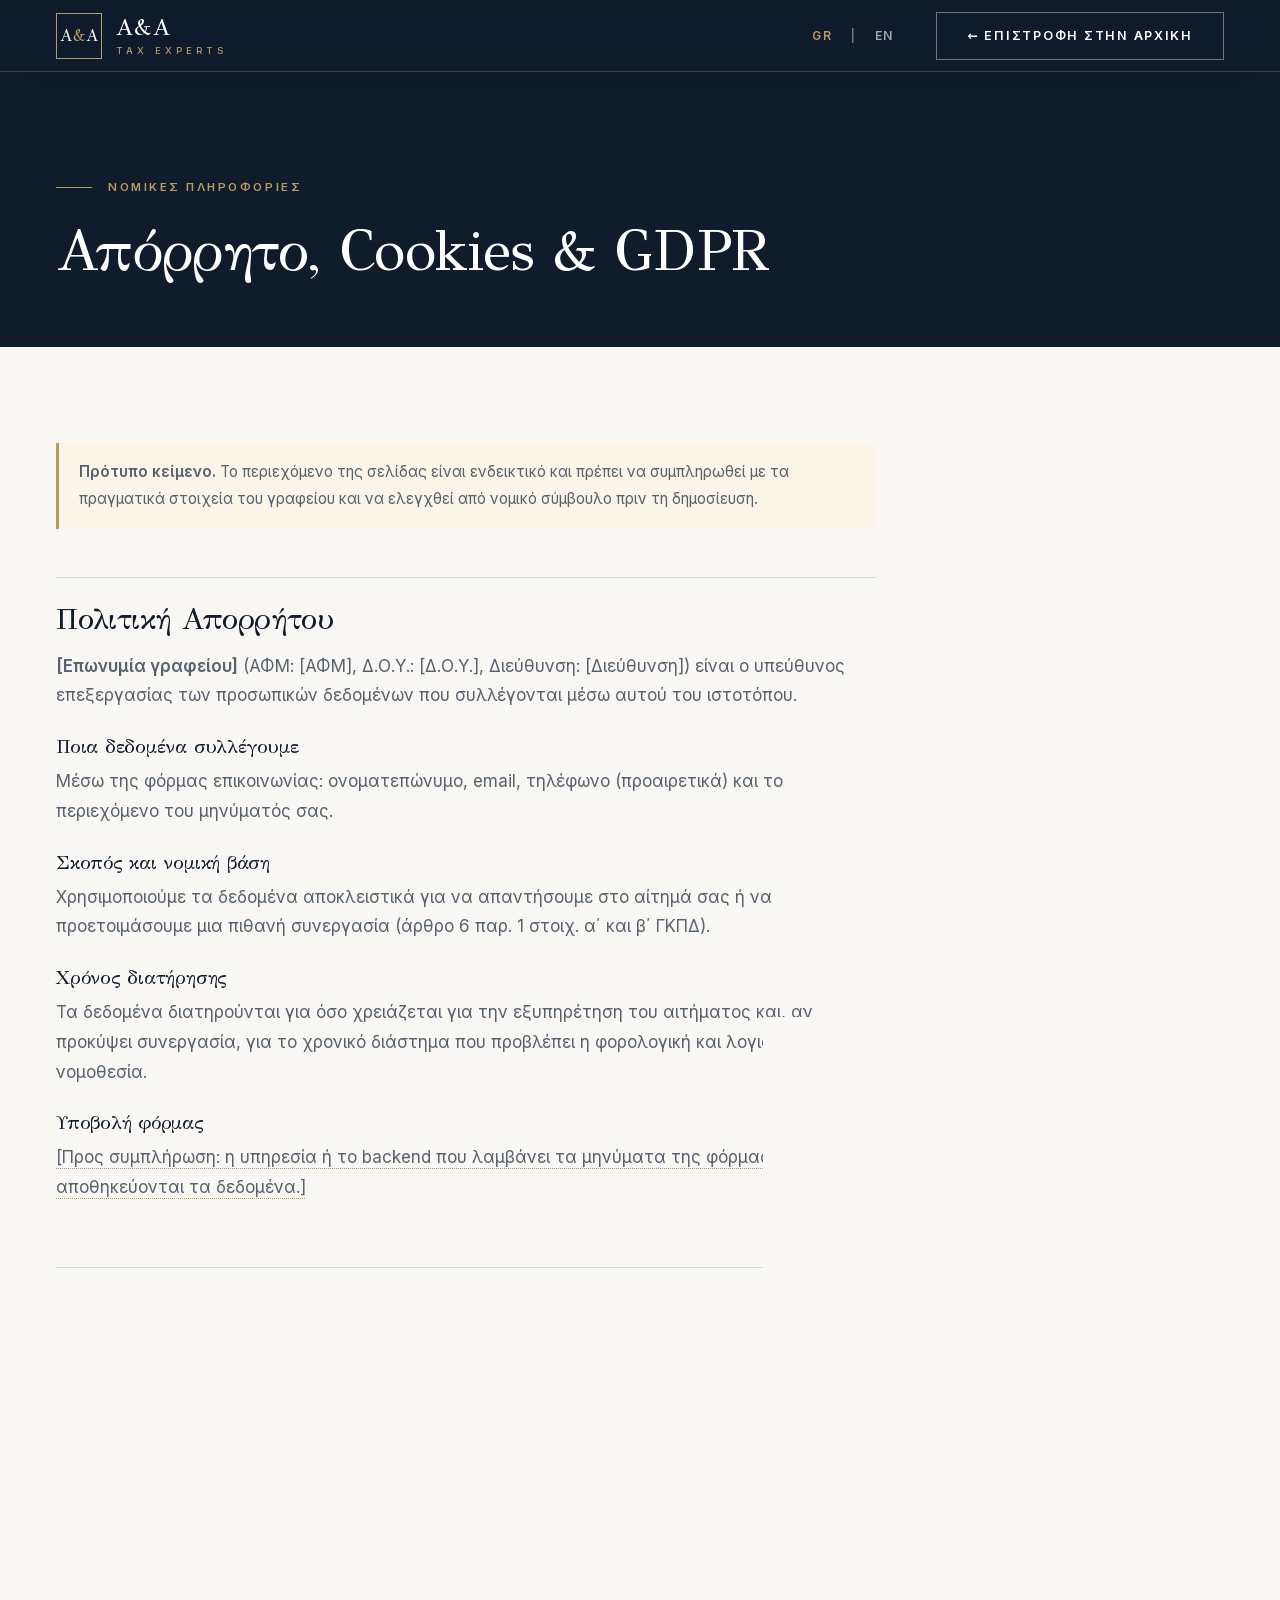
<file: legal.html>
<!DOCTYPE html>
<html lang="el">
<head>
<meta charset="UTF-8">
<meta name="viewport" content="width=device-width, initial-scale=1">
<title>Απόρρητο, Cookies & GDPR — A&amp;A TAX EXPERTS</title>
<meta name="description" content="Πολιτική απορρήτου, πολιτική cookies και ενημέρωση για την προστασία προσωπικών δεδομένων (GDPR).">
<meta name="robots" content="noindex">
<meta name="theme-color" content="#101C2C">
<link rel="icon" href="img/favicon.svg" type="image/svg+xml">
<link rel="preload" href="fonts/didot-greek.woff2" as="font" type="font/woff2" crossorigin>
<link rel="stylesheet" href="css/style.css">
<script>document.documentElement.classList.add('js')</script>
</head>
<body data-legal>
<a class="skip" href="#main" data-i18n="skip">Μετάβαση στο περιεχόμενο</a>
<header class="site-header scrolled" data-solid>
  <div class="wrap bar">
    <a href="index.html" class="logo" aria-label="A&amp;A TAX EXPERTS" data-i18n-attr="aria-label:logo.label">
      <span class="mark" aria-hidden="true">A<i>&amp;</i>A</span>
      <span class="logo-text"><strong>A&amp;A</strong><small>TAX EXPERTS</small></span>
    </a>
    <div class="lang" role="group" aria-label="Γλώσσα / Language">
      <button type="button" data-lang="el" aria-pressed="true" lang="el">GR</button>
      <span aria-hidden="true">|</span>
      <button type="button" data-lang="en" aria-pressed="false" lang="en">EN</button>
    </div>
    <a class="btn btn-ghost back" href="index.html" data-i18n="legal.back">← Επιστροφή στην αρχική</a>
  </div>
</header>

<main id="main">
  <section class="legal-hero">
    <div class="wrap">
      <p class="eyebrow" data-i18n="legal.eyebrow">Νομικές πληροφορίες</p>
      <h1 data-i18n="legal.h1">Απόρρητο, Cookies &amp; GDPR</h1>
    </div>
  </section>

  <div class="wrap">
  <article class="legal">
    <p class="notice" data-i18n-html="legal.notice"><strong>Πρότυπο κείμενο.</strong> Το περιεχόμενο της σελίδας είναι ενδεικτικό και πρέπει να συμπληρωθεί με τα πραγματικά στοιχεία του γραφείου και να ελεγχθεί από νομικό σύμβουλο πριν τη δημοσίευση.</p>

    <h2 id="privacy" data-i18n="legal.priv.h">Πολιτική Απορρήτου</h2>
    <p data-i18n-html="legal.priv.p1"><strong>[Επωνυμία γραφείου]</strong> (ΑΦΜ: [ΑΦΜ], Δ.Ο.Υ.: [Δ.Ο.Υ.], Διεύθυνση: [Διεύθυνση]) είναι ο υπεύθυνος επεξεργασίας των προσωπικών δεδομένων που συλλέγονται μέσω αυτού του ιστοτόπου.</p>
    <h3 data-i18n="legal.priv.h3a">Ποια δεδομένα συλλέγουμε</h3>
    <p data-i18n="legal.priv.p2">Μέσω της φόρμας επικοινωνίας: ονοματεπώνυμο, email, τηλέφωνο (προαιρετικά) και το περιεχόμενο του μηνύματός σας.</p>
    <h3 data-i18n="legal.priv.h3b">Σκοπός και νομική βάση</h3>
    <p data-i18n="legal.priv.p3">Χρησιμοποιούμε τα δεδομένα αποκλειστικά για να απαντήσουμε στο αίτημά σας ή να προετοιμάσουμε μια πιθανή συνεργασία (άρθρο 6 παρ. 1 στοιχ. α΄ και β΄ ΓΚΠΔ).</p>
    <h3 data-i18n="legal.priv.h3c">Χρόνος διατήρησης</h3>
    <p data-i18n="legal.priv.p4">Τα δεδομένα διατηρούνται για όσο χρειάζεται για την εξυπηρέτηση του αιτήματος και, αν προκύψει συνεργασία, για το χρονικό διάστημα που προβλέπει η φορολογική και λογιστική νομοθεσία.</p>
    <h3 data-i18n="legal.priv.h3d">Υποβολή φόρμας</h3>
    <p class="ph" data-i18n="legal.priv.p5">[Προς συμπλήρωση: η υπηρεσία ή το backend που λαμβάνει τα μηνύματα της φόρμας και πού αποθηκεύονται τα δεδομένα.]</p>

    <h2 id="cookies" data-i18n="legal.cook.h">Πολιτική Cookies</h2>
    <p data-i18n-html="legal.cook.p1">Αυτός ο ιστότοπος <strong>δεν χρησιμοποιεί cookies παρακολούθησης, διαφήμισης ή στατιστικής</strong>. Οι γραμματοσειρές και οι εικόνες φιλοξενούνται στον ίδιο διακομιστή, χωρίς αιτήματα προς τρίτους.</p>
    <p data-i18n-html="legal.cook.p2">Το μόνο περιεχόμενο τρίτου είναι ο χάρτης Google της ενότητας επικοινωνίας. <strong>Δεν φορτώνεται</strong> μέχρι να πατήσετε «Εμφάνιση χάρτη»· μετά τη φόρτωση, η Google ενδέχεται να χρησιμοποιήσει cookies σύμφωνα με τη δική της πολιτική.</p>
    <p data-i18n="legal.cook.p3">Η επιλογή γλώσσας αποθηκεύεται στον browser σας (local storage, όχι cookie) και δεν αποστέλλεται σε διακομιστή.</p>
    <p data-i18n="legal.cook.p4">Αν στο μέλλον προστεθούν εργαλεία όπως Google Analytics, θα πρέπει να προστεθεί μηχανισμός συγκατάθεσης και να ενημερωθεί το παρόν κείμενο.</p>

    <h2 id="gdpr" data-i18n="legal.gdpr.h">Ενημέρωση GDPR — Τα δικαιώματά σας</h2>
    <p data-i18n="legal.gdpr.p1">Σύμφωνα με τον Γενικό Κανονισμό Προστασίας Δεδομένων (ΕΕ 2016/679) έχετε δικαίωμα:</p>
    <ul>
      <li data-i18n="legal.gdpr.l1">πρόσβασης στα δεδομένα σας και λήψης αντιγράφου·</li>
      <li data-i18n="legal.gdpr.l2">διόρθωσης ανακριβών δεδομένων·</li>
      <li data-i18n="legal.gdpr.l3">διαγραφής («δικαίωμα στη λήθη»), όπου εφαρμόζεται·</li>
      <li data-i18n="legal.gdpr.l4">περιορισμού ή εναντίωσης στην επεξεργασία·</li>
      <li data-i18n="legal.gdpr.l5">φορητότητας των δεδομένων·</li>
      <li data-i18n="legal.gdpr.l6">ανάκλησης της συγκατάθεσής σας ανά πάσα στιγμή.</li>
    </ul>
    <p data-i18n-html="legal.gdpr.p2">Για να ασκήσετε τα δικαιώματά σας επικοινωνήστε στο <strong>[email γραφείου]</strong>. Έχετε επίσης δικαίωμα καταγγελίας στην <strong>Αρχή Προστασίας Δεδομένων Προσωπικού Χαρακτήρα</strong> (<a class="text-link" href="https://www.dpa.gr" rel="noopener">www.dpa.gr</a>).</p>
  </article>
  </div>
</main>

<footer class="site-footer" style="padding-top:var(--s5)">
  <div class="wrap">
    <div class="foot-bottom" style="border-top:0">
      <p>© <span id="year">2026</span> A&amp;A TAX EXPERTS. <span data-i18n="foot.rights">Με επιφύλαξη παντός δικαιώματος.</span></p>
      <ul>
        <li><a href="#privacy" data-i18n="foot.privacy">Πολιτική Απορρήτου</a></li>
        <li><a href="#cookies" data-i18n="foot.cookies">Πολιτική Cookies</a></li>
        <li><a href="#gdpr" data-i18n="foot.gdpr">Ενημέρωση GDPR</a></li>
      </ul>
    </div>
  </div>
</footer>
<script src="js/config.js"></script>
<script src="js/i18n.js"></script>
<script src="js/main.js"></script>
</body>
</html>
</file>
<file: css/style.css>
/* ==========================================================
   A&A TAX EXPERTS — Premium accounting website
   Όλα τα χρώματα / αποστάσεις / γραμματοσειρές ορίζονται στο :root.
   ========================================================== */

/* ---------- Fonts (self-hosted — κανένα αίτημα σε τρίτους, GDPR-friendly) ---------- */
@font-face{font-family:"GFS Didot";font-style:normal;font-weight:400;font-display:swap;src:url(../fonts/didot-greek.woff2) format("woff2");unicode-range:U+0370-0377,U+037A-037F,U+0384-038A,U+038C,U+038E-03A1,U+03A3-03FF}
@font-face{font-family:"GFS Didot";font-style:normal;font-weight:400;font-display:swap;src:url(../fonts/didot-latin.woff2) format("woff2");unicode-range:U+0000-00FF,U+0131,U+0152-0153,U+02BB-02BC,U+02C6,U+02DA,U+02DC,U+2000-206F,U+20AC,U+2122,U+2212}
@font-face{font-family:"Inter";font-style:normal;font-weight:400 600;font-display:swap;src:url(../fonts/inter-greek.woff2) format("woff2");unicode-range:U+0370-0377,U+037A-037F,U+0384-038A,U+038C,U+038E-03A1,U+03A3-03FF}
@font-face{font-family:"Inter";font-style:normal;font-weight:400 600;font-display:swap;src:url(../fonts/inter-latin.woff2) format("woff2");unicode-range:U+0000-00FF,U+0131,U+0152-0153,U+02BB-02BC,U+02C6,U+02DA,U+02DC,U+2000-206F,U+20AC,U+2122,U+2212}

/* ---------- Tokens ---------- */
:root{
  --navy:#101C2C;          /* Primary Navy */
  --navy-2:#192B40;        /* Secondary Navy */
  --navy-3:#0A121D;        /* βαθύτερο — footer */
  --gold:#B99A63;          /* Champagne Gold (σε σκούρα φόντα) */
  --gold-deep:#80632F;     /* χρυσό για κείμενο σε ανοιχτά φόντα (AA contrast) */
  --paper:#F8F7F3;         /* Warm White */
  --grey:#ECEDEB;          /* Light Grey */
  --ink:#202A35;           /* Dark Typography */
  --muted:#58626E;
  --line:#D9DAD5;
  --danger:#A32B2B;
  --ok:#1F6B43;

  --serif:"GFS Didot",Georgia,"Times New Roman",serif;
  --sans:"Inter",system-ui,-apple-system,"Segoe UI",Roboto,sans-serif;

  --wrap:1200px;
  --gutter:clamp(20px,5vw,56px);
  --header-h:84px;
  --ease:cubic-bezier(.2,.7,.2,1);

  /* spacing scale (8-pt) */
  --s1:8px;--s2:16px;--s3:24px;--s4:32px;--s5:48px;--s6:64px;--s7:96px;
  --section:clamp(80px,11vw,152px);
}

/* ---------- Base ---------- */
*,*::before,*::after{box-sizing:border-box}
html{scroll-behavior:smooth;scroll-padding-top:calc(var(--header-h) - 8px);-webkit-text-size-adjust:100%}
body{margin:0;background:var(--paper);color:var(--ink);font:400 1.0625rem/1.75 var(--sans);-webkit-font-smoothing:antialiased;text-rendering:optimizeLegibility;animation:pagein .7s ease both}
@keyframes pagein{from{opacity:0}to{opacity:1}}
body.menu-open{overflow:hidden}
img{max-width:100%;height:auto;display:block}
a{color:inherit}
ul,ol{margin:0;padding:0;list-style:none}
h1,h2,h3,p,figure,dl,dd{margin:0}
button{font:inherit;color:inherit}
:focus-visible{outline:2px solid var(--gold);outline-offset:3px}
::selection{background:var(--gold);color:var(--navy)}
.skip{position:absolute;left:-999px;top:8px;background:var(--gold);color:var(--navy);padding:10px 18px;z-index:300;font-weight:600}
.skip:focus{left:8px}
.wrap{width:100%;max-width:calc(var(--wrap) + var(--gutter)*2);margin-inline:auto;padding-inline:var(--gutter)}
[hidden]{display:none!important}

h1,h2,h3{font-family:var(--serif);font-weight:400;color:var(--navy);line-height:1.12;letter-spacing:-.012em}
h2{font-size:clamp(2.05rem,4.3vw,3.4rem);text-wrap:balance}
h3{font-size:1.4rem;line-height:1.25}
em{font-style:normal;color:var(--gold-deep)}
.eyebrow{font:600 .72rem/1.3 var(--sans);letter-spacing:.22em;text-transform:uppercase;color:var(--gold-deep);margin-bottom:var(--s3);display:flex;align-items:center;gap:16px}
.eyebrow::before{content:"";width:36px;height:1px;background:currentColor;flex:none}
.sub{color:var(--muted);font-size:1.125rem;max-width:58ch}
.text-link{color:var(--navy);text-decoration:underline;text-decoration-color:var(--gold);text-underline-offset:5px;text-decoration-thickness:1px;transition:text-decoration-color .2s}
.text-link:hover{text-decoration-color:var(--navy)}
/* Εύκολα αναγνωρίσιμα placeholders προς αντικατάσταση */
.ph{text-decoration:underline dotted;text-decoration-color:var(--gold);text-underline-offset:5px;text-decoration-thickness:1px}

/* ---------- Buttons ---------- */
.btn{position:relative;display:inline-flex;align-items:center;justify-content:center;gap:12px;padding:17px 30px;font:600 .78rem/1 var(--sans);letter-spacing:.14em;text-transform:uppercase;text-decoration:none;border:1px solid transparent;cursor:pointer;overflow:hidden;isolation:isolate;transition:color .35s var(--ease),border-color .35s var(--ease),background-color .35s var(--ease),transform .35s var(--ease)}
.btn svg{width:18px;height:18px;flex:none;transition:transform .35s var(--ease)}
.btn:hover svg{transform:translateX(5px)}
.btn:active{transform:translateY(1px)}
.btn-gold{background:var(--gold);color:var(--navy)}
.btn-gold:hover{background:#C9AC78}
.btn-navy{background:var(--navy);color:#fff}
.btn-navy:hover{background:var(--navy-2)}
.btn-ghost{border-color:rgba(255,255,255,.4);color:#fff}
.btn-ghost:hover{border-color:var(--gold);color:var(--gold)}
.btn-block{width:100%}
.btn[disabled]{opacity:.6;cursor:progress}

/* ---------- Header ---------- */
.site-header{position:fixed;inset:0 0 auto 0;z-index:100;color:#fff;transition:box-shadow .4s}
/* το φόντο/blur σε ψευδο-στοιχείο ώστε το header να μη γίνεται containing block για το fixed μενού κινητού */
.site-header::before{content:"";position:absolute;inset:0;z-index:-1;background:rgba(16,28,44,0);border-bottom:1px solid rgba(255,255,255,0);transition:background .45s var(--ease),border-color .45s,backdrop-filter .45s}
.site-header.scrolled::before,body.menu-open .site-header::before{background:rgba(16,28,44,.94);backdrop-filter:saturate(1.3) blur(14px);-webkit-backdrop-filter:saturate(1.3) blur(14px);border-bottom-color:rgba(185,154,99,.28)}
.site-header.scrolled{box-shadow:0 14px 40px -24px rgba(0,0,0,.6)}
.bar{display:flex;align-items:center;gap:var(--s4);height:var(--header-h);transition:height .4s var(--ease)}
.site-header.scrolled .bar{height:72px}

.logo{display:inline-flex;align-items:center;gap:14px;text-decoration:none;color:#fff;margin-right:auto}
.mark{display:flex;align-items:center;justify-content:center;white-space:nowrap;width:46px;height:46px;border:1px solid var(--gold);font:400 1.02rem/1 var(--serif);letter-spacing:.02em;color:#fff;flex:none;transition:background .4s var(--ease)}
.mark i{font-style:normal;color:var(--gold);margin-inline:1px}
.logo:hover .mark{background:rgba(185,154,99,.14)}
.logo-text{display:flex;flex-direction:column;line-height:1}
.logo-text strong{font:400 1.45rem/1 var(--serif);letter-spacing:.06em}
.logo-text small{font:500 .6rem/1 var(--sans);letter-spacing:.42em;color:var(--gold);margin-top:7px}

.nav{display:flex;align-items:center;gap:var(--s4)}
.nav ul{display:flex;gap:clamp(18px,2.2vw,34px)}
.nav a:not(.btn){position:relative;text-decoration:none;font-size:.875rem;font-weight:500;letter-spacing:.02em;color:rgba(255,255,255,.86);padding:10px 0;transition:color .25s}
.nav a:not(.btn)::after{content:"";position:absolute;left:0;right:0;bottom:4px;height:1px;background:var(--gold);transform:scaleX(0);transform-origin:left;transition:transform .4s var(--ease)}
.nav a:not(.btn):hover{color:#fff}
.nav a:not(.btn):hover::after,.nav a.active::after{transform:scaleX(1)}
.nav a.active{color:#fff}
.nav-cta{padding:14px 22px}

.lang{display:flex;align-items:center;gap:8px;font:600 .75rem/1 var(--sans);letter-spacing:.14em;color:rgba(255,255,255,.4)}
.lang button{background:none;border:0;padding:8px 2px;cursor:pointer;color:rgba(255,255,255,.62);letter-spacing:inherit;font-weight:600;transition:color .25s;position:relative}
.lang button:hover{color:#fff}
.lang button[aria-pressed="true"]{color:var(--gold)}

.burger{display:none;width:46px;height:46px;border:0;background:none;cursor:pointer;position:relative;margin-right:-8px}
.burger span{position:absolute;left:11px;right:11px;height:1.5px;background:#fff;transition:transform .4s var(--ease),top .4s var(--ease)}
.burger span:first-child{top:19px}
.burger span:last-child{top:26px}
.burger[aria-expanded="true"] span:first-child{top:22.5px;transform:rotate(45deg)}
.burger[aria-expanded="true"] span:last-child{top:22.5px;transform:rotate(-45deg)}

/* ---------- Hero ---------- */
.hero{position:relative;background:var(--navy);color:#fff;min-height:100vh;min-height:100svh;display:flex;flex-direction:column;overflow:hidden;isolation:isolate}
.hero-bg{position:absolute;inset:-6% 0 -6%;z-index:-2;will-change:transform;transform:translate3d(0,var(--py,0px),0)}
.hero-bg img{width:100%;height:100%;object-fit:cover;object-position:60% 40%;animation:settle 2.2s var(--ease) both}
@keyframes settle{from{transform:scale(1.07);opacity:.5}to{transform:scale(1);opacity:1}}
.hero::before{content:"";position:absolute;inset:0;z-index:-1;background:linear-gradient(95deg,rgba(16,28,44,.96) 0%,rgba(16,28,44,.84) 42%,rgba(16,28,44,.42) 100%),linear-gradient(0deg,rgba(16,28,44,.95) 0%,rgba(16,28,44,0) 38%)}
.hero::after{content:"";position:absolute;left:var(--gutter);top:calc(var(--header-h) + 8px);bottom:132px;width:1px;background:linear-gradient(var(--gold),rgba(185,154,99,0));opacity:.5;z-index:-1;display:none}
.hero-inner{flex:1;display:flex;align-items:center;padding-top:calc(var(--header-h) + var(--s5));padding-bottom:var(--s6)}
.hero-copy{max-width:880px}
.hero .eyebrow{color:var(--gold)}
.hero h1{color:#fff;font-size:clamp(2.5rem,4.9vw,4.3rem);line-height:1.08;letter-spacing:-.018em;margin-bottom:var(--s4);text-wrap:balance}
.hero h1 em{color:var(--gold)}
.line2{display:block}
.lede{font-size:clamp(1.05rem,1.5vw,1.22rem);color:rgba(255,255,255,.8);max-width:56ch;margin-bottom:var(--s5)}
.actions{display:flex;flex-wrap:wrap;gap:var(--s2)}
.hero-foot{border-top:1px solid rgba(255,255,255,.14);background:linear-gradient(0deg,rgba(10,18,29,.55),rgba(10,18,29,0))}
.hero-foot-in{display:flex;align-items:center;justify-content:space-between;gap:var(--s3);padding-block:22px}
.principles{display:flex;flex-wrap:wrap;gap:8px 36px;font:500 .72rem/1 var(--sans);letter-spacing:.2em;text-transform:uppercase;color:rgba(255,255,255,.78)}
.principles li{display:flex;align-items:center;gap:12px}
.principles li::before{content:"";width:5px;height:5px;background:var(--gold);transform:rotate(45deg);flex:none}
.scroll-cue{display:inline-flex;align-items:center;gap:14px;text-decoration:none;font:500 .72rem/1 var(--sans);letter-spacing:.2em;text-transform:uppercase;color:rgba(255,255,255,.7);transition:color .25s}
.scroll-cue:hover{color:var(--gold)}
.cue-line{position:relative;width:1px;height:36px;background:rgba(255,255,255,.25);overflow:hidden}
.cue-line::after{content:"";position:absolute;left:0;top:0;width:1px;height:14px;background:var(--gold);animation:cue 2.4s var(--ease) infinite}
@keyframes cue{from{transform:translateY(-14px)}to{transform:translateY(36px)}}

/* Εισαγωγικό animation hero (μόνο όταν υπάρχει JS) */
.js .load{opacity:0;transform:translateY(20px);animation:rise 1s var(--ease) forwards;animation-delay:calc(var(--i,0) * .13s + .25s)}
@keyframes rise{to{opacity:1;transform:none}}

/* ---------- Sections ---------- */
.section{padding-block:var(--section)}
.grey{background:var(--grey)}
.section-head{margin-bottom:clamp(44px,6vw,84px);max-width:780px}
.section-head h2{margin-bottom:var(--s3)}
/* λεπτή χρυσή διαχωριστική γραμμή μεταξύ ενοτήτων */
.section+.section:not(.grey)::before,.grey+.section::before{display:none}

/* ---------- About ---------- */
.about-grid{display:grid;grid-template-columns:1fr 1fr;gap:clamp(40px,7vw,112px);align-items:center}
.about-copy h2{margin-bottom:var(--s4)}
.about-copy p{color:var(--muted);max-width:52ch;margin-bottom:var(--s3)}
.about-copy .lead-p{font:400 1.3rem/1.55 var(--serif);color:var(--navy)}
.pillars{display:grid;grid-template-columns:repeat(3,1fr);gap:var(--s3);margin-top:var(--s5);padding-top:var(--s3);border-top:1px solid var(--line)}
.pillars li{display:flex;flex-direction:column;gap:8px;font:500 .8rem/1.4 var(--sans);letter-spacing:.14em;text-transform:uppercase;color:var(--navy)}
.pillar-n{font:400 1.5rem/1 var(--serif);letter-spacing:.04em;color:var(--gold-deep)}
.about-media{position:relative;margin-right:28px}
.about-media::before{content:"";position:absolute;inset:32px -28px -32px 28px;border:1px solid var(--gold);z-index:0;transition:transform .8s var(--ease)}
.about-media:hover::before{transform:translate(6px,6px)}
.about-media img{position:relative;z-index:1;width:100%;aspect-ratio:4/5;object-fit:cover;object-position:55% 50%}
.media-tag{position:absolute;z-index:2;left:0;bottom:var(--s4);background:var(--navy);color:#fff;padding:14px 24px 14px 20px;font:500 .68rem/1 var(--sans);letter-spacing:.24em;text-transform:uppercase;border-left:3px solid var(--gold)}

/* ---------- Services ---------- */
.services{display:grid;grid-template-columns:repeat(3,1fr);gap:1px;background:var(--line);border:1px solid var(--line)}
.service{position:relative;padding:clamp(32px,3.4vw,48px);display:flex;flex-direction:column;background:var(--paper);transition:background .45s var(--ease),transform .45s var(--ease),box-shadow .45s var(--ease)}
.service::before{content:"";position:absolute;left:0;top:0;height:2px;width:100%;background:var(--gold);transform:scaleX(0);transform-origin:left;transition:transform .6s var(--ease)}
.service:hover{background:#fff;box-shadow:0 30px 60px -36px rgba(16,28,44,.4);z-index:1}
.service:hover::before{transform:scaleX(1)}
.service .num{position:absolute;top:32px;right:34px;font:500 .72rem/1 var(--sans);letter-spacing:.18em;color:#9BA1A9}
.ico{width:48px;height:48px;fill:none;stroke:var(--navy);stroke-width:1.2;stroke-linecap:round;stroke-linejoin:round;margin-bottom:var(--s4);transition:transform .5s var(--ease),stroke .3s}
.service:hover .ico{transform:translateY(-4px);stroke:var(--gold-deep)}
.service h3{font:600 .86rem/1.4 var(--sans);letter-spacing:.14em;text-transform:uppercase;color:var(--navy);margin-bottom:var(--s2)}
.service p{color:var(--muted);font-size:1rem;margin-bottom:var(--s4);flex:1}
.more{display:inline-flex;align-items:center;gap:10px;font:600 .72rem/1 var(--sans);letter-spacing:.16em;text-transform:uppercase;color:var(--navy);text-decoration:none;align-self:flex-start;padding-bottom:8px;border-bottom:1px solid var(--gold);transition:gap .35s var(--ease),color .25s}
.more svg{width:16px;height:16px;transition:transform .35s var(--ease)}
.more:hover{color:var(--gold-deep)}
.more:hover svg{transform:translateX(4px)}

/* ---------- Business ---------- */
.business{position:relative;background:var(--navy);color:#fff;padding-block:var(--section);overflow:hidden;isolation:isolate}
.business::before{content:"";position:absolute;inset:0;z-index:-1;background:radial-gradient(60% 70% at 85% 10%,rgba(185,154,99,.13),transparent 65%),radial-gradient(50% 60% at 0% 100%,rgba(25,43,64,.9),transparent 70%)}
.business::after{content:"";position:absolute;inset:0;z-index:-1;opacity:.5;background:repeating-linear-gradient(90deg,transparent 0,transparent calc(25% - 1px),rgba(255,255,255,.045) calc(25% - 1px),rgba(255,255,255,.045) 25%);pointer-events:none}
.business-inner{display:grid;grid-template-columns:1.05fr 1fr;gap:clamp(40px,7vw,112px);align-items:center}
.business .eyebrow{color:var(--gold)}
.business h2{color:#fff;margin-bottom:var(--s3)}
.business h2 em{color:var(--gold)}
.business .sub{color:rgba(255,255,255,.74);margin-bottom:var(--s5)}
.audience{border-top:1px solid rgba(255,255,255,.18)}
.audience li{display:flex;gap:var(--s3);align-items:flex-start;padding:24px 0;border-bottom:1px solid rgba(255,255,255,.18);transition:padding-left .45s var(--ease),border-color .35s}
.audience li:hover{padding-left:12px;border-bottom-color:var(--gold)}
.a-n{font:500 .72rem/1 var(--sans);letter-spacing:.18em;color:var(--gold);padding-top:9px;min-width:26px}
.audience h3{color:#fff;font-size:1.4rem;margin-bottom:4px}
.audience p{color:rgba(255,255,255,.66);font-size:.97rem;line-height:1.6}

/* ---------- Why ---------- */
.why{display:grid;grid-template-columns:repeat(4,1fr);border-top:1px solid var(--navy)}
.why li{position:relative;padding:var(--s4) var(--s4) var(--s3) 0}
.why li+li{padding-left:var(--s4);border-left:1px solid var(--line)}
.why-n{display:block;font:400 clamp(3.2rem,5vw,4.4rem)/1 var(--serif);color:transparent;-webkit-text-stroke:1px var(--gold);margin-bottom:var(--s3);transition:color .5s var(--ease)}
.why li:hover .why-n{color:var(--gold)}
.why h3{font:600 .86rem/1.4 var(--sans);letter-spacing:.14em;text-transform:uppercase;color:var(--navy);margin-bottom:var(--s2)}
.why p{color:var(--muted);font-size:1rem;max-width:30ch}

/* ---------- Process ---------- */
.steps{display:grid;grid-template-columns:repeat(3,1fr);gap:clamp(28px,4vw,72px)}
.steps li{position:relative;padding-top:var(--s5);border-top:1px solid var(--navy)}
.steps li::before{content:"";position:absolute;top:-4px;left:0;width:7px;height:7px;background:var(--gold);transform:rotate(45deg)}
.step-n{display:block;font:400 clamp(3.6rem,6vw,5.4rem)/1 var(--serif);color:var(--navy);margin-bottom:var(--s3);letter-spacing:-.02em}
.step-n::after{content:"";display:block;width:48px;height:2px;background:var(--gold);margin-top:var(--s3)}
.steps h3{font:600 .86rem/1.4 var(--sans);letter-spacing:.16em;text-transform:uppercase;margin-bottom:var(--s2)}
.steps p{color:var(--muted);max-width:34ch}

/* ---------- Articles ---------- */
.articles{display:grid;grid-template-columns:repeat(3,1fr);gap:var(--s4)}
.article{display:flex;flex-direction:column;gap:var(--s2);padding:var(--s4);background:#fff;border:1px solid var(--line);border-top:2px solid var(--navy);transition:transform .5s var(--ease),box-shadow .5s var(--ease),border-top-color .3s}
.article:hover{transform:translateY(-6px);box-shadow:0 30px 50px -34px rgba(16,28,44,.45);border-top-color:var(--gold)}
.tag{align-self:flex-start;font:600 .66rem/1 var(--sans);letter-spacing:.2em;text-transform:uppercase;color:var(--gold-deep);padding:7px 10px;border:1px solid var(--gold)}
.article h3{margin-top:var(--s1)}
.article p{color:var(--muted);font-size:.98rem;flex:1}
.soon{font:600 .7rem/1 var(--sans);letter-spacing:.18em;text-transform:uppercase;color:#8A9098;padding-top:var(--s2);border-top:1px solid var(--line)}

/* ---------- FAQ ---------- */
.faq-grid{display:grid;grid-template-columns:.85fr 1.15fr;gap:clamp(36px,7vw,112px);align-items:start}
.faq-grid .section-head{margin:0;position:sticky;top:calc(var(--header-h) + 32px)}
.faq{border-top:1px solid var(--navy)}
.faq details{border-bottom:1px solid var(--line)}
.faq summary{list-style:none;cursor:pointer;display:flex;justify-content:space-between;align-items:center;gap:var(--s3);padding:28px 0;font:400 1.3rem/1.35 var(--serif);color:var(--navy);transition:color .25s}
.faq summary::-webkit-details-marker{display:none}
.faq summary svg{width:26px;height:26px;flex:none;color:var(--gold-deep);transition:transform .5s var(--ease)}
.faq details[open] summary svg{transform:rotate(135deg)}
.faq summary:hover{color:var(--gold-deep)}
.answer{padding:0 var(--s5) 30px 0;color:var(--muted);max-width:62ch;animation:fade .55s var(--ease)}
@keyframes fade{from{opacity:0;transform:translateY(-8px)}to{opacity:1;transform:none}}

/* ---------- Contact ---------- */
.contact-grid{display:grid;grid-template-columns:1fr 1.05fr;gap:clamp(36px,7vw,112px);align-items:start}
.contact-info h2{margin-bottom:var(--s3)}
.details{margin-top:var(--s5);border-top:1px solid var(--line)}
.details>div{display:grid;grid-template-columns:150px 1fr;gap:var(--s2);padding:18px 0;border-bottom:1px solid var(--line)}
.details dt{font:600 .68rem/2 var(--sans);letter-spacing:.2em;text-transform:uppercase;color:var(--gold-deep)}
.details a{text-decoration:none;border-bottom:1px solid var(--gold);transition:color .2s}
.details a:hover{color:var(--gold-deep)}
.details a:not([href]){border-bottom:0}
.wa-inline{display:inline-flex;align-items:center;gap:12px;margin-top:var(--s3);font:600 .75rem/1 var(--sans);letter-spacing:.14em;text-transform:uppercase;color:var(--navy);text-decoration:none;padding:14px 20px;border:1px solid var(--line);transition:border-color .3s,background .3s}
.wa-inline svg{width:20px;height:20px;color:#1FA855}
.wa-inline:hover{border-color:#1FA855;background:#fff}
[data-site].is-ph{text-decoration:underline dotted;text-decoration-color:var(--gold);text-underline-offset:5px;text-decoration-thickness:1px}

.map{position:relative;margin-top:var(--s5);aspect-ratio:16/10;background:var(--navy);overflow:hidden}
.map::before{content:"";position:absolute;inset:0;background:radial-gradient(70% 90% at 80% 0%,rgba(185,154,99,.18),transparent 60%),repeating-linear-gradient(0deg,transparent 0,transparent 31px,rgba(255,255,255,.05) 31px,rgba(255,255,255,.05) 32px),repeating-linear-gradient(90deg,transparent 0,transparent 31px,rgba(255,255,255,.05) 31px,rgba(255,255,255,.05) 32px)}
.map-gate{position:relative;height:100%;display:flex;flex-direction:column;align-items:center;justify-content:center;gap:var(--s2);padding:var(--s3);text-align:center;color:rgba(255,255,255,.8);font-size:.9rem;line-height:1.55}
.map-gate svg{width:34px;height:34px;color:var(--gold)}
.map-gate p{max-width:44ch}
.map-gate .btn{background:var(--gold);color:var(--navy);padding:14px 24px}
.map-gate .btn:hover{background:#C9AC78}
.map iframe{position:absolute;inset:0;width:100%;height:100%;border:0;display:block}

.form{background:#fff;border:1px solid var(--line);border-top:3px solid var(--navy);padding:clamp(28px,4.4vw,60px);box-shadow:0 40px 70px -48px rgba(16,28,44,.45)}
.form-title{margin-bottom:var(--s4);font-size:1.9rem}
.field{margin-bottom:var(--s3);display:flex;flex-direction:column}
.row{display:grid;grid-template-columns:1fr 1fr;gap:var(--s3)}
label{font:600 .68rem/1.4 var(--sans);letter-spacing:.16em;text-transform:uppercase;color:var(--navy);margin-bottom:6px}
label span[aria-hidden]{color:var(--gold-deep)}
input,select,textarea{font:400 1rem/1.5 var(--sans);color:var(--ink);background:transparent;border:0;border-bottom:1px solid #B9BDB8;border-radius:0;padding:12px 0;width:100%;transition:border-color .3s,box-shadow .3s,background .3s;appearance:none;-webkit-appearance:none}
select{background-image:url("data:image/svg+xml,%3Csvg xmlns='http://www.w3.org/2000/svg' width='12' height='8' fill='none' stroke='%23101C2C' stroke-width='1.5'%3E%3Cpath d='M1 1.5l5 5 5-5'/%3E%3C/svg%3E");background-repeat:no-repeat;background-position:right 4px center;padding-right:30px;cursor:pointer}
textarea{resize:vertical;min-height:120px;border:1px solid #B9BDB8;padding:14px 16px;margin-top:4px}
input:hover,select:hover,textarea:hover{border-color:var(--navy)}
input:focus,select:focus,textarea:focus{outline:0;border-color:var(--gold);box-shadow:0 1px 0 0 var(--gold)}
textarea:focus{box-shadow:0 0 0 1px var(--gold)}
.field.invalid input,.field.invalid select,.field.invalid textarea{border-color:var(--danger);box-shadow:0 1px 0 0 var(--danger)}
.field.valid input:not([type=checkbox]),.field.valid select,.field.valid textarea{border-color:var(--ok)}
.error{color:var(--danger);font-size:.84rem;margin-top:6px;animation:fade .3s var(--ease)}
.error:empty{display:none}
.check{display:flex;gap:14px;align-items:flex-start;font:400 .9rem/1.6 var(--sans);letter-spacing:0;text-transform:none;color:var(--muted);cursor:pointer;margin:0}
.check input{appearance:none;-webkit-appearance:none;width:20px;height:20px;flex:none;margin-top:3px;padding:0;border:1px solid var(--navy);display:grid;place-content:center;cursor:pointer;background:#fff}
.check input::before{content:"";width:10px;height:10px;background:var(--gold);transform:scale(0);transition:transform .25s var(--ease)}
.check input:checked::before{transform:scale(1)}
.check input:focus-visible{outline:2px solid var(--gold);outline-offset:2px;box-shadow:none}
.hp{position:absolute;left:-9999px;width:1px;height:1px;overflow:hidden}
.form-status{margin-top:var(--s3);font-size:.95rem;line-height:1.6}
.form-status:empty{display:none}
.form-status p{padding:16px 20px;border-left:3px solid var(--gold);background:var(--paper);color:var(--ink);animation:fade .5s var(--ease)}
.form-status.ok p{border-left-color:var(--ok);background:#F0F7F3}
.form-status.err p{border-left-color:var(--danger);background:#FBF1F1;color:var(--danger)}

/* ---------- Footer ---------- */
.site-footer{background:var(--navy-3);color:rgba(255,255,255,.66);padding-top:var(--s7);font-size:.95rem;border-top:1px solid rgba(185,154,99,.3)}
.foot-grid{display:grid;grid-template-columns:1.5fr 1fr 1.2fr 1.3fr;gap:clamp(28px,4vw,64px);padding-bottom:var(--s6)}
.foot-brand p{margin-top:var(--s3);max-width:34ch;line-height:1.7}
.foot-title{font:600 .68rem/1 var(--sans);letter-spacing:.22em;text-transform:uppercase;color:var(--gold);margin-bottom:var(--s3)}
.site-footer li{margin-bottom:12px}
.site-footer a{text-decoration:none;transition:color .2s}
.site-footer a:hover{color:#fff}
.site-footer a[data-href]:not([href]){pointer-events:none}
address{font-style:normal;line-height:2}
.foot-bottom{display:flex;flex-wrap:wrap;justify-content:space-between;gap:var(--s2) var(--s4);padding-block:var(--s3);border-top:1px solid rgba(255,255,255,.1);font-size:.84rem}
.foot-bottom ul{display:flex;flex-wrap:wrap;gap:8px var(--s4)}
.foot-bottom li{margin:0}

/* ---------- WhatsApp (εμφανίζεται μόνο αν οριστεί αριθμός στο config.js) ---------- */
.whatsapp{position:fixed;right:22px;bottom:22px;z-index:90;display:flex;align-items:center;gap:10px;background:#1FA855;color:#fff;text-decoration:none;font:600 .85rem/1 var(--sans);padding:14px 18px;border-radius:999px;box-shadow:0 14px 30px -10px rgba(0,0,0,.5);transition:transform .3s var(--ease),background .2s}
.whatsapp:hover{background:#178f48;transform:translateY(-3px)}
.whatsapp svg{width:24px;height:24px}

/* ---------- Reveal on scroll ---------- */
.js .reveal{opacity:0;transform:translate3d(0,26px,0);transition:opacity .8s var(--ease),transform .8s var(--ease);transition-delay:var(--d,0s);will-change:opacity,transform}
.js .reveal.in{opacity:1;transform:none;will-change:auto}

/* ---------- Legal page ---------- */
.legal-hero{background:var(--navy);color:#fff;padding:calc(var(--header-h) + var(--s7)) 0 var(--s6)}
.legal-hero h1{color:#fff;font-size:clamp(2.2rem,5vw,3.6rem)}
.legal-hero .eyebrow{color:var(--gold)}
.legal{padding-block:var(--s7) var(--section);max-width:820px}
.legal h2{font-size:1.9rem;margin:var(--s6) 0 var(--s2);padding-top:var(--s3);border-top:1px solid var(--line)}
.legal h2:first-of-type{margin-top:var(--s5)}
.legal h3{font-size:1.2rem;margin:var(--s3) 0 8px}
.legal p,.legal li{color:var(--muted);margin-bottom:14px}
.legal ul{list-style:disc;padding-left:22px}
.notice{background:#FBF5E9;border-left:3px solid var(--gold);padding:16px 20px;color:#5B4A22;margin:0 0 var(--s4);font-size:.95rem}
.back{display:inline-flex}

/* ---------- Responsive ---------- */
@media (max-width:1180px){
  .nav{gap:var(--s3)}
  .nav ul{gap:18px}
  .nav a:not(.btn){font-size:.82rem}
  .nav-cta{padding:13px 16px;letter-spacing:.1em}
}
@media (max-width:1040px){
  .why{grid-template-columns:repeat(2,1fr)}
  .why li:nth-child(3){padding-left:0;border-left:0}
  .why li:nth-child(n+3){border-top:1px solid var(--line)}
  .foot-grid{grid-template-columns:1fr 1fr}
}
@media (max-width:980px){
  .burger{display:block}
  .bar{gap:var(--s2)}
  .logo{margin-right:auto}
  .nav{position:fixed;inset:0;background:var(--navy);flex-direction:column;align-items:stretch;justify-content:space-between;gap:var(--s4);padding:calc(var(--header-h) + var(--s4)) var(--gutter) var(--s5);opacity:0;visibility:hidden;transition:opacity .45s var(--ease),visibility 0s .45s;overflow-y:auto;z-index:-1}
  .nav::before{content:"";position:absolute;inset:0;z-index:-1;background:radial-gradient(70% 50% at 100% 0%,rgba(185,154,99,.16),transparent 70%)}
  .nav.open{opacity:1;visibility:visible;transition:opacity .45s var(--ease)}
  .nav ul{flex-direction:column;gap:0}
  .nav li{border-bottom:1px solid rgba(255,255,255,.12);opacity:0;transform:translateY(14px);transition:opacity .5s var(--ease),transform .5s var(--ease)}
  .nav.open li{opacity:1;transform:none}
  .nav.open li:nth-child(1){transition-delay:.08s}.nav.open li:nth-child(2){transition-delay:.13s}.nav.open li:nth-child(3){transition-delay:.18s}.nav.open li:nth-child(4){transition-delay:.23s}.nav.open li:nth-child(5){transition-delay:.28s}.nav.open li:nth-child(6){transition-delay:.33s}
  .nav a:not(.btn){display:block;padding:18px 0;font:400 clamp(1.6rem,6vw,2.2rem)/1.2 var(--serif);letter-spacing:-.005em;color:#fff}
  .nav a:not(.btn)::after{display:none}
  .nav a.active{color:var(--gold)}
  .nav-cta{padding:20px 24px;font-size:.8rem}
  .hero-inner{align-items:flex-end}
  .about-grid,.business-inner,.faq-grid,.contact-grid{grid-template-columns:1fr}
  .about-media{max-width:560px;margin-right:28px}
  .about-media img{aspect-ratio:4/3}
  .faq-grid .section-head{position:static}
  .services{grid-template-columns:repeat(2,1fr)}
  .steps{grid-template-columns:1fr;gap:var(--s5)}
  .steps p{max-width:56ch}
  .articles{grid-template-columns:1fr 1fr}
  .business::after{background:repeating-linear-gradient(90deg,transparent 0,transparent calc(50% - 1px),rgba(255,255,255,.045) calc(50% - 1px),rgba(255,255,255,.045) 50%)}
}
@media (max-width:640px){
  :root{--header-h:72px}
  .site-header.scrolled .bar{height:64px}
  .mark{width:40px;height:40px;font-size:.9rem}
  .logo-text strong{font-size:1.25rem}
  .logo-text small{font-size:.54rem;letter-spacing:.34em}
  .hero-inner{padding-top:calc(var(--header-h) + var(--s4));padding-bottom:var(--s5)}
  .actions .btn{width:100%}
  .hero-foot-in{flex-direction:column;align-items:flex-start;gap:var(--s2);padding-block:18px}
  .principles{gap:8px 20px;font-size:.66rem;letter-spacing:.16em}
  .scroll-cue{display:none}
  .eyebrow{font-size:.66rem;letter-spacing:.17em;gap:12px}
  .eyebrow::before{width:22px}
  .services{grid-template-columns:1fr}
  .why{grid-template-columns:1fr}
  .why li,.why li+li{padding:var(--s4) 0 var(--s3);border-left:0}
  .why li+li{border-top:1px solid var(--line)}
  .why p{max-width:none}
  .articles{grid-template-columns:1fr}
  .pillars{grid-template-columns:1fr;gap:var(--s2)}
  .pillars li{flex-direction:row;align-items:baseline;gap:16px}
  .row{grid-template-columns:1fr;gap:0}
  .details>div{grid-template-columns:1fr;gap:2px}
  .foot-grid{grid-template-columns:1fr}
  .faq summary{font-size:1.15rem;padding:22px 0}
  .answer{padding-right:0}
  .map{aspect-ratio:4/3}
  .whatsapp span{display:none}
  .whatsapp{padding:15px;right:16px;bottom:16px}
}

/* ---------- Scroll progress / back-to-top ---------- */
.progress{position:absolute;left:0;right:0;bottom:-1px;height:2px;pointer-events:none}
.progress span{display:block;height:100%;background:linear-gradient(90deg,var(--gold),#E0C48F);transform:scaleX(var(--p,0));transform-origin:left}
.to-top{position:fixed;left:22px;bottom:22px;z-index:90;width:48px;height:48px;display:grid;place-items:center;background:var(--navy);color:var(--gold);border:1px solid rgba(185,154,99,.5);cursor:pointer;opacity:0;transform:translateY(12px);transition:opacity .35s,transform .35s var(--ease),background .25s}
.to-top.show{opacity:1;transform:none}
.to-top:hover{background:var(--navy-2)}
.to-top svg{width:20px;height:20px}

/* ---------- Spotlight on service cards ---------- */
.service::after{content:"";position:absolute;inset:0;pointer-events:none;opacity:0;transition:opacity .4s;background:radial-gradient(320px circle at var(--mx,50%) var(--my,50%),rgba(185,154,99,.16),transparent 65%)}
.service:hover::after{opacity:1}

/* ---------- Match (interactive profile selector) ---------- */
.match-grid{display:grid;grid-template-columns:1fr 1.1fr;gap:clamp(36px,7vw,112px);align-items:center}
.match-grid .section-head{margin:0}
.match-tabs{display:flex;flex-wrap:wrap;gap:10px;margin-bottom:var(--s4)}
.chip-btn{padding:13px 20px;background:transparent;border:1px solid var(--line);color:var(--navy);font:600 .74rem/1 var(--sans);letter-spacing:.12em;text-transform:uppercase;cursor:pointer;transition:background .3s var(--ease),color .3s,border-color .3s,transform .3s var(--ease)}
.chip-btn:hover{border-color:var(--navy);transform:translateY(-2px)}
.chip-btn[aria-pressed="true"]{background:var(--navy);border-color:var(--navy);color:#fff}
.match-panel{padding:var(--s4);background:#fff;border:1px solid var(--line);border-top:2px solid var(--gold);box-shadow:0 30px 60px -44px rgba(16,28,44,.45);min-height:300px}
.match-text{font:400 1.25rem/1.55 var(--serif);color:var(--navy);margin-bottom:var(--s3)}
.match-chips{display:flex;flex-wrap:wrap;gap:8px;margin-bottom:var(--s4)}
.match-chips li{padding:9px 14px;border:1px solid var(--gold);font:600 .68rem/1.2 var(--sans);letter-spacing:.12em;text-transform:uppercase;color:var(--gold-deep);transition:opacity .35s,transform .35s var(--ease)}
.match-chips li[hidden]{display:none}
.match-panel.swap .match-text,.match-panel.swap .match-chips{animation:fade .5s var(--ease)}

/* ---------- Reviews & rating ---------- */
.stars{display:inline-flex;gap:3px;color:var(--gold)}
.stars svg{width:18px;height:18px}
.stars .off{color:#C9CCC7}
.review.is-sample .stars{color:#C9CCC7}
.rev-summary{display:flex;align-items:center;gap:var(--s3);margin-bottom:var(--s4);padding-bottom:var(--s3);border-bottom:1px solid var(--line)}
.rev-score{font:400 clamp(3rem,5vw,4.2rem)/1 var(--serif);color:var(--navy)}
.rev-count{font-size:.9rem;color:var(--muted);margin-top:6px}
.rev-wrap{position:relative}
.rev-track{display:flex;gap:var(--s3);overflow-x:auto;scroll-snap-type:x mandatory;padding-bottom:var(--s2);scrollbar-width:none}
.rev-track::-webkit-scrollbar{display:none}
.review{flex:0 0 calc((100% - 2*var(--s3))/3);scroll-snap-align:start;display:flex;flex-direction:column;gap:var(--s2);padding:var(--s4);background:#fff;border:1px solid var(--line);border-top:2px solid var(--navy);transition:transform .45s var(--ease),box-shadow .45s var(--ease)}
.review:hover{transform:translateY(-4px);box-shadow:0 26px 46px -34px rgba(16,28,44,.45)}
.rev-text{font:400 1.12rem/1.6 var(--serif);color:var(--navy);flex:1}
.review.is-sample .rev-text{color:var(--muted);font-family:var(--sans);font-size:.98rem}
.rev-by{font:600 .7rem/1.3 var(--sans);letter-spacing:.16em;text-transform:uppercase;color:var(--gold-deep);padding-top:var(--s2);border-top:1px solid var(--line)}
.rev-by small{display:block;margin-top:4px;color:var(--muted);letter-spacing:.08em;font-weight:500;text-transform:none}
.rev-ctrl{display:flex;gap:10px;margin-top:var(--s3)}
.round{width:48px;height:48px;display:grid;place-items:center;background:transparent;border:1px solid var(--navy);color:var(--navy);cursor:pointer;transition:background .3s,color .3s,transform .3s var(--ease)}
.round svg{width:20px;height:20px}
.round:hover{background:var(--navy);color:#fff}
.round:disabled{opacity:.35;cursor:default;background:transparent;color:var(--navy)}
.rate{max-width:680px;margin:var(--s6) auto 0}
.rate-lead{color:var(--muted);margin:-8px 0 var(--s4)}
.rating-field{border:0;padding:0;margin:0 0 var(--s3);min-width:0}
.rating-field legend{font:600 .68rem/1.4 var(--sans);letter-spacing:.16em;text-transform:uppercase;color:var(--navy);margin-bottom:10px;padding:0}
.rate-stars{display:flex;flex-direction:row-reverse;justify-content:flex-end;gap:6px}
.rate-stars input{position:absolute;opacity:0;width:1px;height:1px;pointer-events:none}
.rate-stars label{margin:0;cursor:pointer;color:#C9CCC7;line-height:0;transition:color .2s,transform .25s var(--ease)}
.rate-stars label svg{width:38px;height:38px}
.rate-stars label:hover{transform:scale(1.12)}
.rate-stars input:checked~label,.rate-stars label:hover,.rate-stars label:hover~label{color:var(--gold)}
.rate-stars input:focus-visible+label{outline:2px solid var(--gold);outline-offset:3px}
.rate-hint{margin-top:8px;min-height:1.5em;font:600 .78rem/1.5 var(--sans);letter-spacing:.14em;text-transform:uppercase;color:var(--gold-deep)}
.sr{position:absolute;width:1px;height:1px;overflow:hidden;clip:rect(0 0 0 0);white-space:nowrap}

@media (max-width:980px){
  .match-grid{grid-template-columns:1fr}
  .review{flex-basis:calc((100% - var(--s3))/2)}
}
@media (max-width:640px){
  .review{flex-basis:86%}
  .rate-stars label svg{width:42px;height:42px}
  .to-top{left:16px;bottom:16px}
  .match-panel{padding:var(--s3)}
}

@media (prefers-reduced-motion:reduce){
  html{scroll-behavior:auto}
  *,*::before,*::after{animation:none!important;transition-duration:.01ms!important;transition-delay:0s!important}
  .js .reveal,.js .load{opacity:1;transform:none}
  .hero-bg{transform:none}
}

/* ---------- Reviews: dark variant ---------- */
.dark{position:relative;background:var(--navy);color:#fff;isolation:isolate;overflow:hidden}
.dark::before{content:"";position:absolute;inset:0;z-index:-1;background:radial-gradient(55% 60% at 10% 0%,rgba(185,154,99,.12),transparent 65%),radial-gradient(50% 60% at 100% 100%,rgba(25,43,64,.9),transparent 70%)}
.dark .eyebrow{color:var(--gold)}
.dark h2{color:#fff}
.dark .sub{color:rgba(255,255,255,.72)}
.dark .rev-summary{border-bottom-color:rgba(255,255,255,.18)}
.dark .rev-score{color:#fff}
.dark .rev-count{color:rgba(255,255,255,.65)}
.dark .stars .off{color:rgba(255,255,255,.25)}
.dark .review.is-sample .stars{color:#C9CCC7}
.dark .round{border-color:rgba(255,255,255,.4);color:#fff}
.dark .round:hover{background:var(--gold);border-color:var(--gold);color:var(--navy)}
.dark .round:disabled{background:transparent;color:#fff}
.dark .rate{border-top-color:var(--gold)}

/* ==========================================================
   LIVE SCROLL — κινήσεις που ακολουθούν την κύλιση
   (όλα απενεργοποιούνται με prefers-reduced-motion)
   ========================================================== */
html,body{overflow-x:clip}

/* Header: κρύβεται στην κύλιση προς τα κάτω, επανεμφανίζεται προς τα πάνω */
.site-header{transition:box-shadow .4s,transform .5s var(--ease)}
.site-header.hide:not(:focus-within){transform:translateY(-100%)}
body.menu-open .site-header{transform:none}

/* Hero: το περιεχόμενο ξεθωριάζει καθώς φεύγει */
.hero-copy{opacity:calc(1 - var(--hp,0) * 1.15);translate:0 calc(var(--hp,0) * -48px)}
.hero-foot{opacity:calc(1 - var(--hp,0) * 1.6)}

/* Κατευθυντικά reveals */
.js .reveal[data-reveal="left"]:not(.in){transform:translateX(-44px)}
.js .reveal[data-reveal="right"]:not(.in){transform:translateX(44px)}
.js .services .reveal:not(.in){transform:translateY(38px) scale(.965)}
.js .services .reveal{transition-property:opacity,transform,background,box-shadow}

/* Φωτογραφία About: αποκάλυψη με clip-path */
.js .about-media img{clip-path:inset(0 0 100% 0);transition:clip-path 1.3s var(--ease) .15s}
.js .about-media.in img{clip-path:inset(0)}
.js .about-media::before{opacity:0;transition:opacity .9s .7s,transform .8s var(--ease)}
.js .about-media.in::before{opacity:1}

/* Eyebrow: η γραμμή «τραβιέται» */
.js .reveal .eyebrow::before{transform:scaleX(0);transform-origin:left;transition:transform .9s var(--ease) .25s}
.js .reveal.in .eyebrow::before,.js .reveal.in.eyebrow::before{transform:scaleX(1)}

/* Λίστα επιχειρήσεων: είσοδος με καθυστέρηση ανά γραμμή */
.js .audience li{opacity:0;transform:translateX(34px);transition:opacity .8s var(--ease),transform .8s var(--ease),padding-left .45s var(--ease),border-color .35s;transition-delay:calc(var(--k,0) * .11s + .15s),calc(var(--k,0) * .11s + .15s),0s,0s}
.js .audience.in li{opacity:1;transform:none}
.audience li:nth-child(1){--k:0}.audience li:nth-child(2){--k:1}.audience li:nth-child(3){--k:2}.audience li:nth-child(4){--k:3}.audience li:nth-child(5){--k:4}

/* Γιατί εμείς: τα νούμερα γεμίζουν όταν εμφανιστούν */
.why li.in .why-n{color:rgba(185,154,99,.24);transition-delay:.45s}
.why li:hover .why-n{color:var(--gold);transition-delay:0s}

/* Διαδικασία: οι γραμμές σχεδιάζονται */
.js .steps li{border-top-color:transparent}
.js .steps li::after{content:"";position:absolute;top:-1px;left:0;right:0;height:1px;background:var(--navy);transform:scaleX(0);transform-origin:left;transition:transform 1.3s var(--ease) .15s}
.js .steps li.in::after{transform:scaleX(1)}
.js .steps li::before{transform:rotate(45deg) scale(0);transition:transform .5s var(--ease) .1s}
.js .steps li.in::before{transform:rotate(45deg) scale(1)}

/* Παράλλαξη (μέσω ανεξάρτητης ιδιότητας translate — δεν συγκρούεται με τα reveals) */
[data-parallax]{translate:0 var(--ty,0px)}

/* Πλευρική πλοήγηση με τελείες (μόνο σε μεγάλες οθόνες) */
.dots{position:fixed;right:22px;top:50%;translate:0 -50%;z-index:80;display:none;flex-direction:column;gap:6px}
.dots a{position:relative;display:block;width:22px;height:22px;text-decoration:none}
.dots a::before{content:"";position:absolute;left:50%;top:50%;width:7px;height:7px;translate:-50% -50%;border:1px solid var(--gold-deep);background:transparent;transform:rotate(45deg);transition:background .3s,transform .4s var(--ease),border-color .3s}
.dots a:hover::before{background:var(--gold)}
.dots a.on::before{background:var(--gold);transform:rotate(45deg) scale(1.5)}
.dots.on-dark a::before{border-color:var(--gold)}
.dots a span{position:absolute;right:30px;top:50%;translate:8px -50%;white-space:nowrap;padding:7px 12px;background:var(--navy);color:#fff;font:600 .64rem/1 var(--sans);letter-spacing:.16em;text-transform:uppercase;opacity:0;pointer-events:none;transition:opacity .25s,translate .3s var(--ease)}
.dots a:hover span,.dots a:focus-visible span{opacity:1;translate:0 -50%}
@media (min-width:1320px){.dots{display:flex}}

/* ==========================================================
   RESPONSIVE REFINEMENTS
   ========================================================== */
@media (min-width:1600px){
  :root{--wrap:1360px}
  .hero h1{font-size:clamp(4.3rem,4.6vw,5.4rem)}
  .hero-copy{max-width:980px}
}
@media (min-width:2200px){ :root{--wrap:1520px} html{font-size:112.5%} }

@supports (height:100dvh){ .hero{min-height:100dvh} }

/* Τηλέφωνα σε οριζόντιο προσανατολισμό */
@media (max-height:540px) and (orientation:landscape){
  .hero{min-height:0}
  .hero-inner{padding-top:calc(var(--header-h) + 24px);padding-bottom:32px}
  .hero h1{font-size:clamp(2rem,5vw,2.8rem);margin-bottom:var(--s2)}
  .lede{margin-bottom:var(--s3)}
  .nav{padding-top:calc(var(--header-h) + 8px)}
  .nav a:not(.btn){padding:10px 0;font-size:1.3rem}
}

/* Tablet (641–980) */
@media (min-width:641px) and (max-width:980px){
  .hero-copy{max-width:640px}
  .section-head{max-width:620px}
  .match-panel{min-height:0}
}

/* Μικρά κινητά */
@media (max-width:400px){
  .btn{padding-inline:20px;letter-spacing:.1em}
  .logo-text small{letter-spacing:.26em}
  .chip-btn{flex:1 1 calc(50% - 10px);text-align:center;padding-inline:10px}
  .form{padding:24px 18px}
  .rate-stars label svg{width:36px;height:36px}
}

/* Ασφαλείς περιοχές (iPhone notch / home bar) */
.site-footer{padding-bottom:env(safe-area-inset-bottom)}
.whatsapp{bottom:calc(22px + env(safe-area-inset-bottom));right:calc(22px + env(safe-area-inset-right))}
.to-top{bottom:calc(22px + env(safe-area-inset-bottom));left:calc(22px + env(safe-area-inset-left))}
.site-header .wrap{padding-left:max(var(--gutter),env(safe-area-inset-left));padding-right:max(var(--gutter),env(safe-area-inset-right))}

/* Αφή: ελάχιστο 44px στόχοι, χωρίς «κολλημένα» hover */
.lang button{min-width:40px;min-height:44px}
.chip-btn,.round{min-height:44px}
@media (hover:none){
  .article:hover,.review:hover,.chip-btn:hover,.whatsapp:hover{transform:none}
  .article:hover{box-shadow:none;border-top-color:var(--navy)}
  .audience li:hover{padding-left:0}
  .service:hover{box-shadow:none}
  .about-media:hover::before{transform:none}
  .why li:hover .why-n{color:rgba(185,154,99,.24)}
}

/* ---------- «Φόρτωση» ενότητας: χρυσή γραμμή που σαρώνει καθώς εμφανίζεται ---------- */
.sec-bar{position:absolute;left:0;top:0;height:2px;width:100%;z-index:3;pointer-events:none;overflow:hidden;opacity:0}
.sec-bar::after{content:"";position:absolute;inset:0;width:38%;background:linear-gradient(90deg,transparent,var(--gold),transparent);transform:translateX(-110%)}
.sec-bar.run{opacity:1;animation:barFade 1.3s ease forwards}
.sec-bar.run::after{animation:barSweep 1.1s var(--ease) forwards}
@keyframes barSweep{to{transform:translateX(300%)}}
@keyframes barFade{0%{opacity:0}15%{opacity:1}80%{opacity:1}100%{opacity:0}}
.js main>section:not(.hero){position:relative}
img.lz{opacity:0;transition:opacity .8s var(--ease)}
img.lz.ok{opacity:1}

@media (prefers-reduced-motion:reduce){
  .js .reveal{filter:none}
  .sec-bar{display:none}
  img.lz{opacity:1;filter:none}
  .hero-copy,.hero-foot{opacity:1;translate:none}
  .site-header.hide{transform:none}
  .js .about-media img{clip-path:none}
  .js .about-media::before{opacity:1}
  .js .audience li{opacity:1;transform:none}
  .js .steps li::after{transform:scaleX(1)}
  .js .steps li::before{transform:rotate(45deg) scale(1)}
  .js .reveal .eyebrow::before{transform:none}
  [data-parallax]{translate:none}
}
</file>
